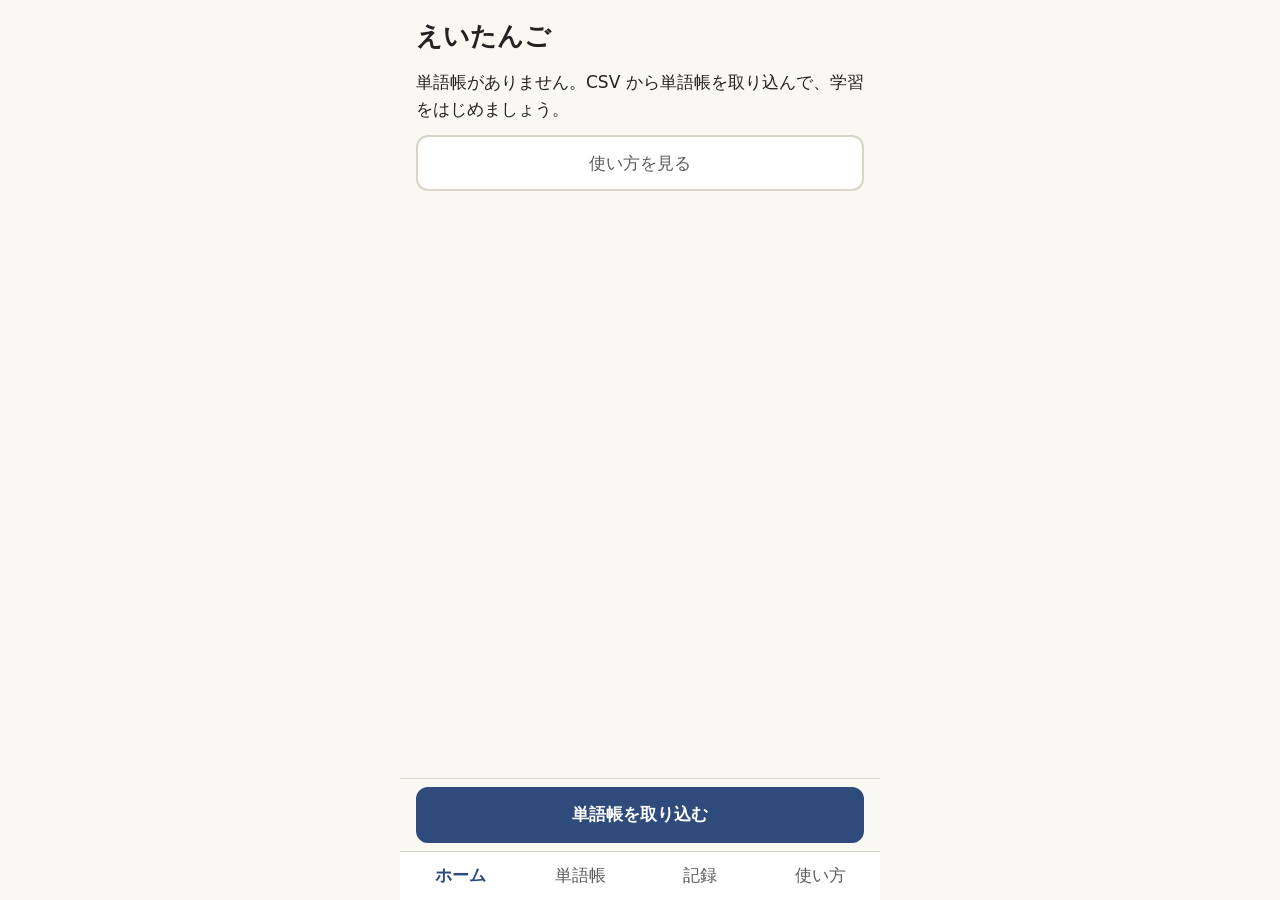
<file: index.html>
<!DOCTYPE html>
<html lang="ja">
<head>
<meta charset="utf-8">
<meta http-equiv="Content-Security-Policy" content="default-src 'self'; img-src 'self' data: blob:; object-src 'none'; base-uri 'self'; form-action 'none'">
<meta name="viewport" content="width=device-width, initial-scale=1, viewport-fit=cover">
<meta name="theme-color" content="#2F4B7C">
<title>えいたんご</title>
<link rel="manifest" href="./manifest.webmanifest">
<link rel="apple-touch-icon" href="./icons/apple-touch-icon.png">
<link rel="stylesheet" href="./css/style.css">
</head>
<body>
<div class="app">
  <main id="main" class="main"></main>
  <div id="bar" class="bar"></div>
  <nav id="nav" class="nav" aria-label="メニュー" hidden></nav>
</div>
<script type="module" src="./js/main.js"></script>
</body>
</html>
</file>
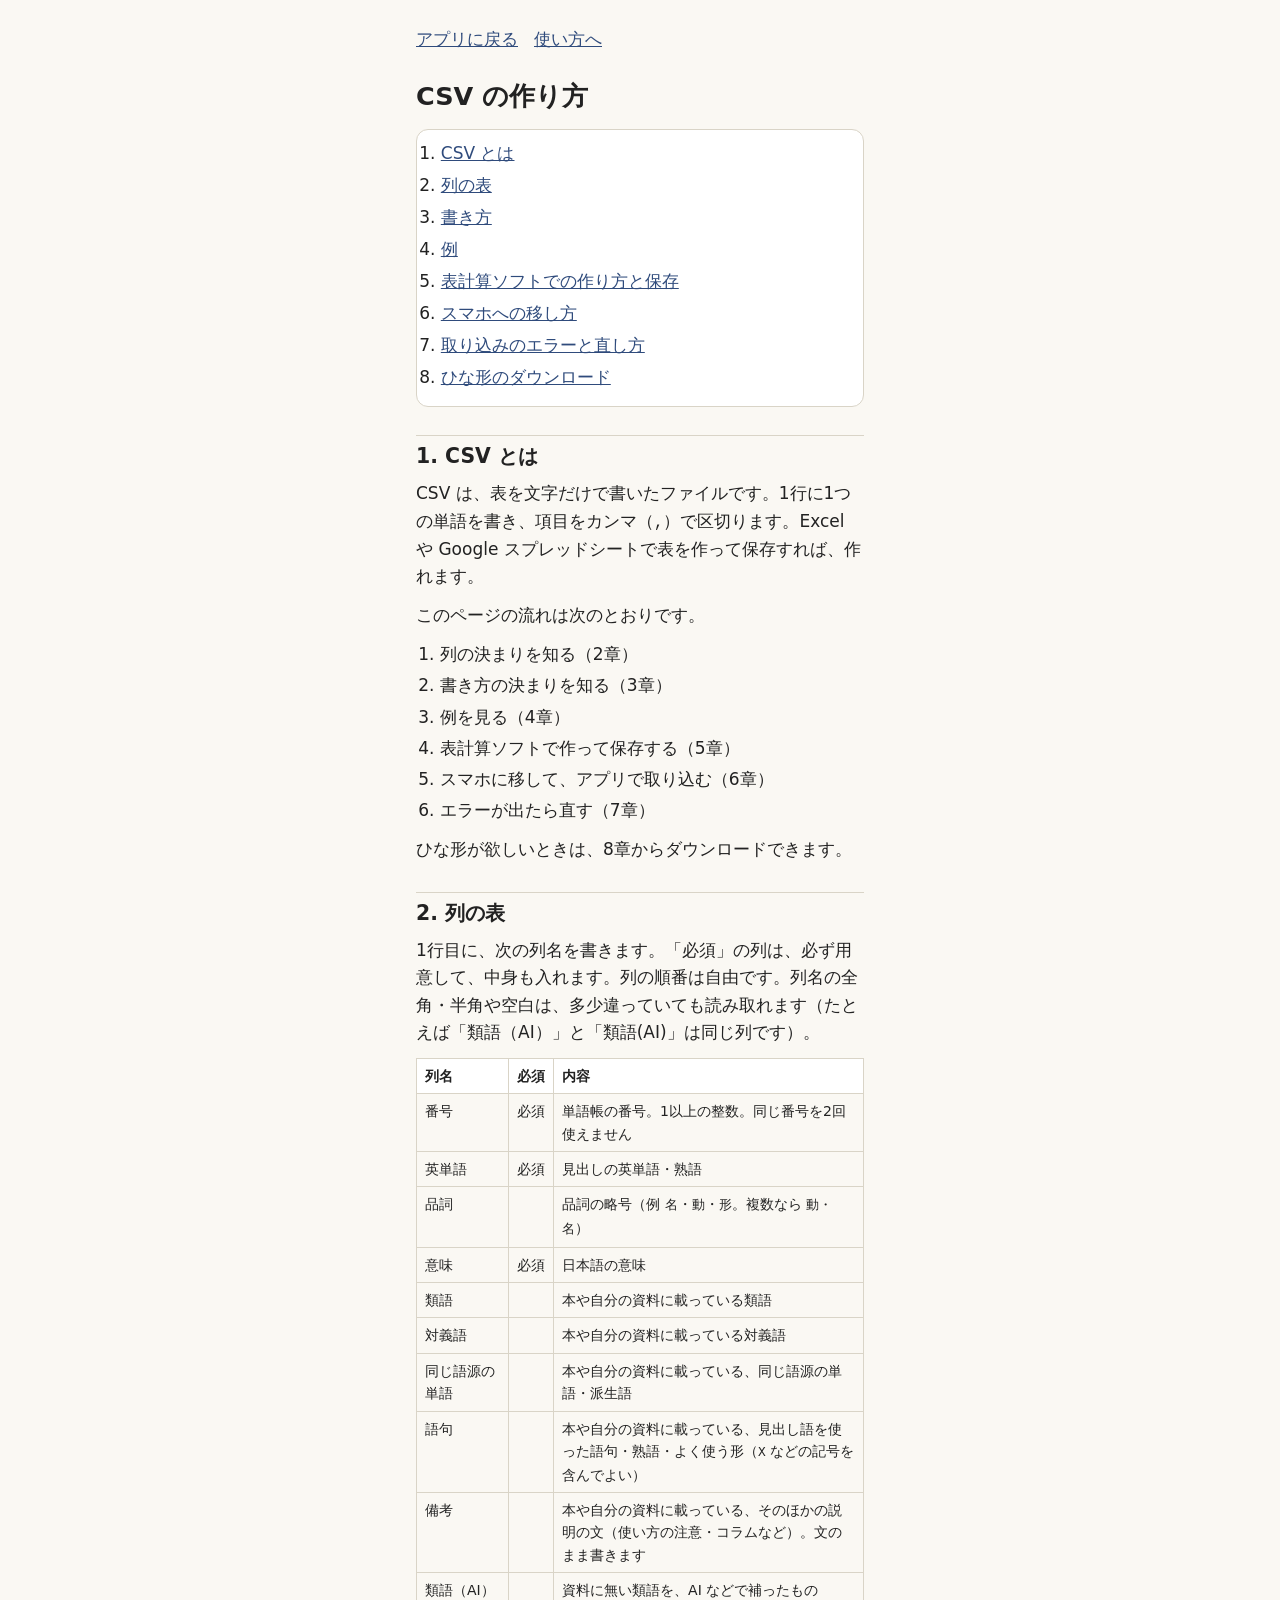
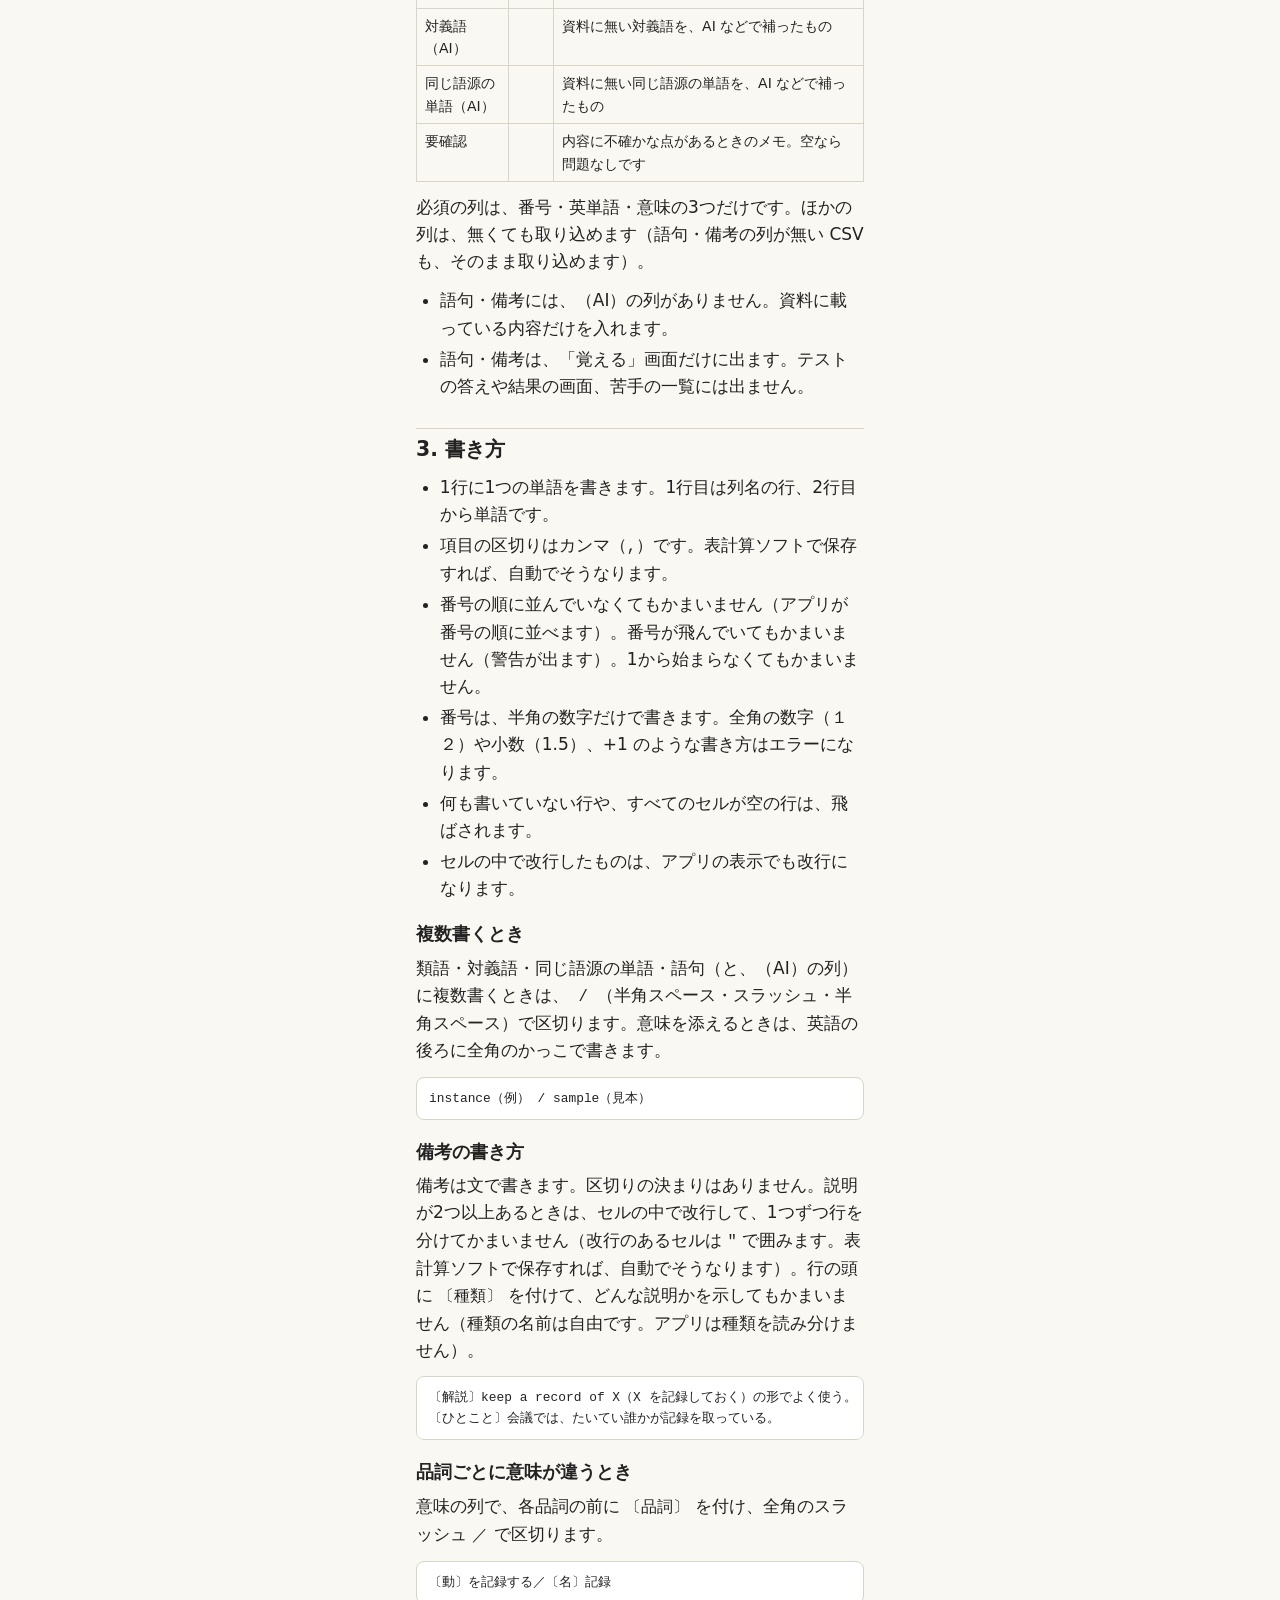
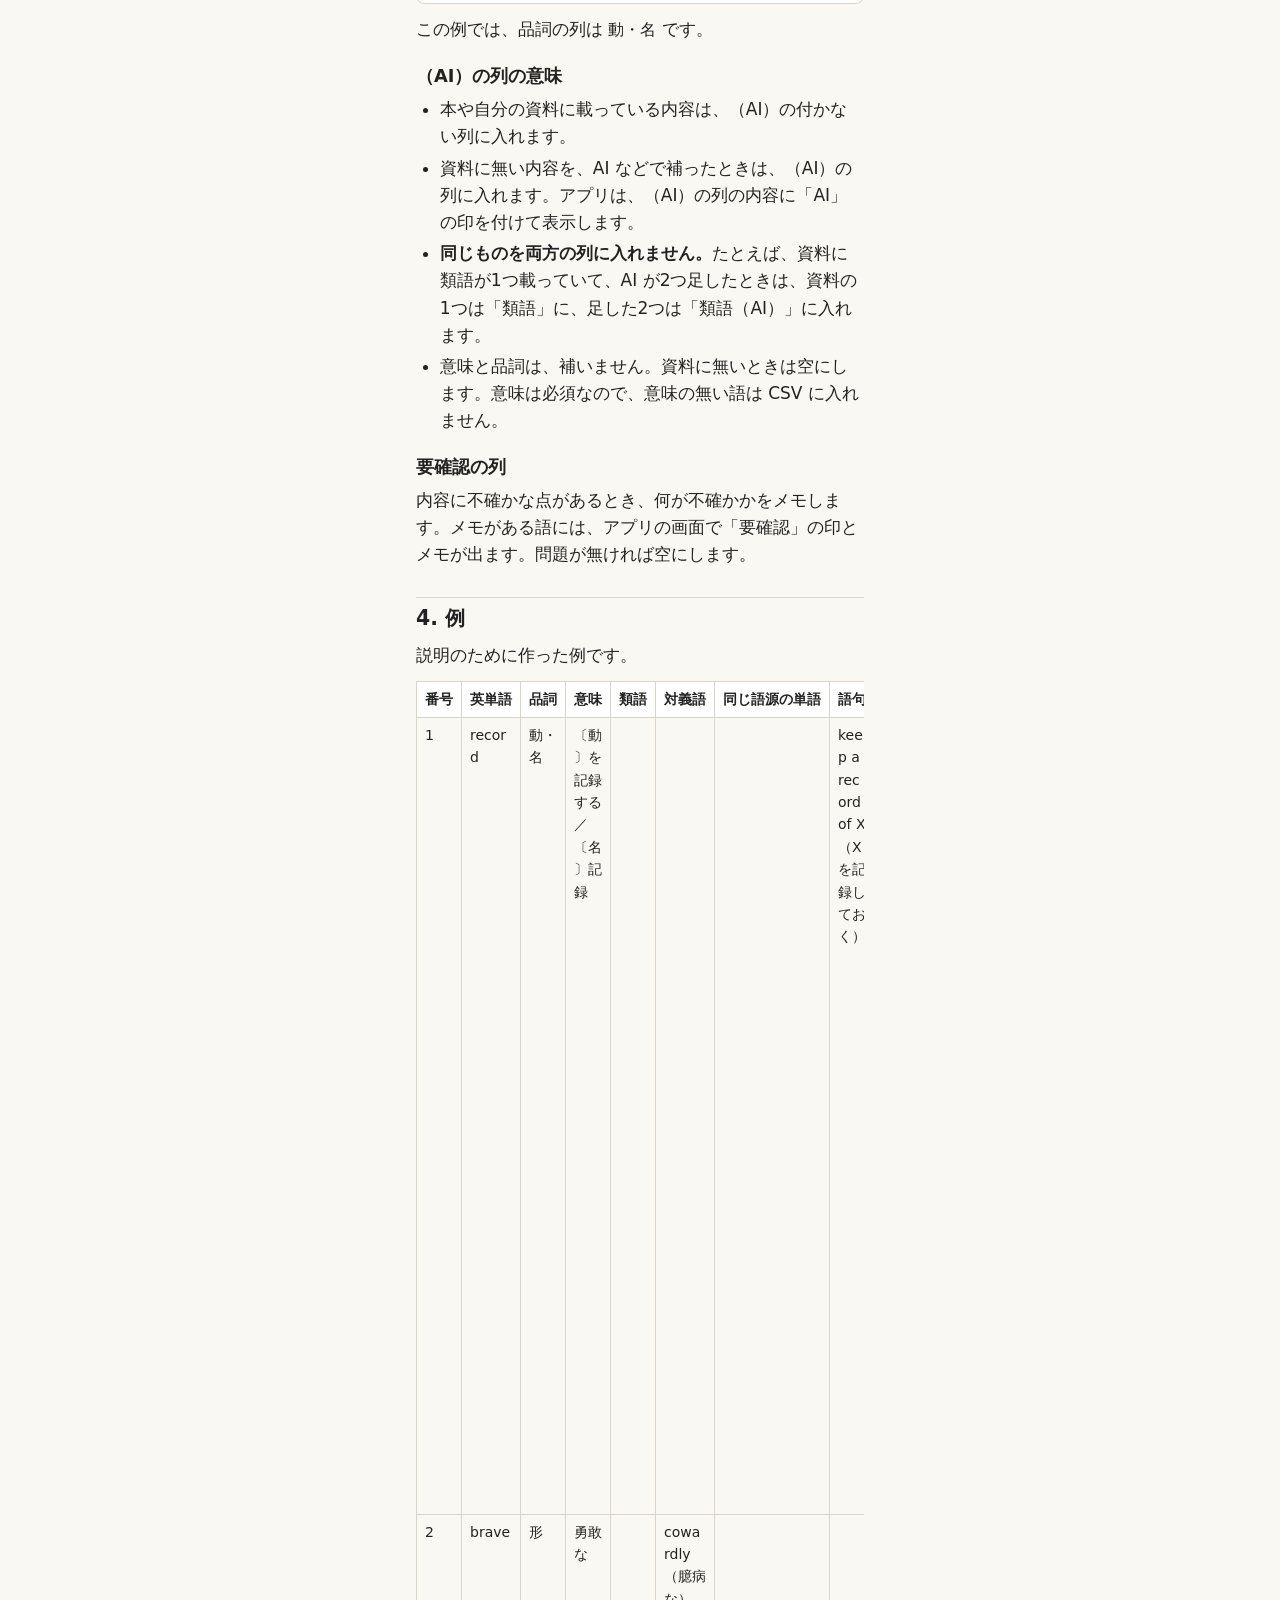
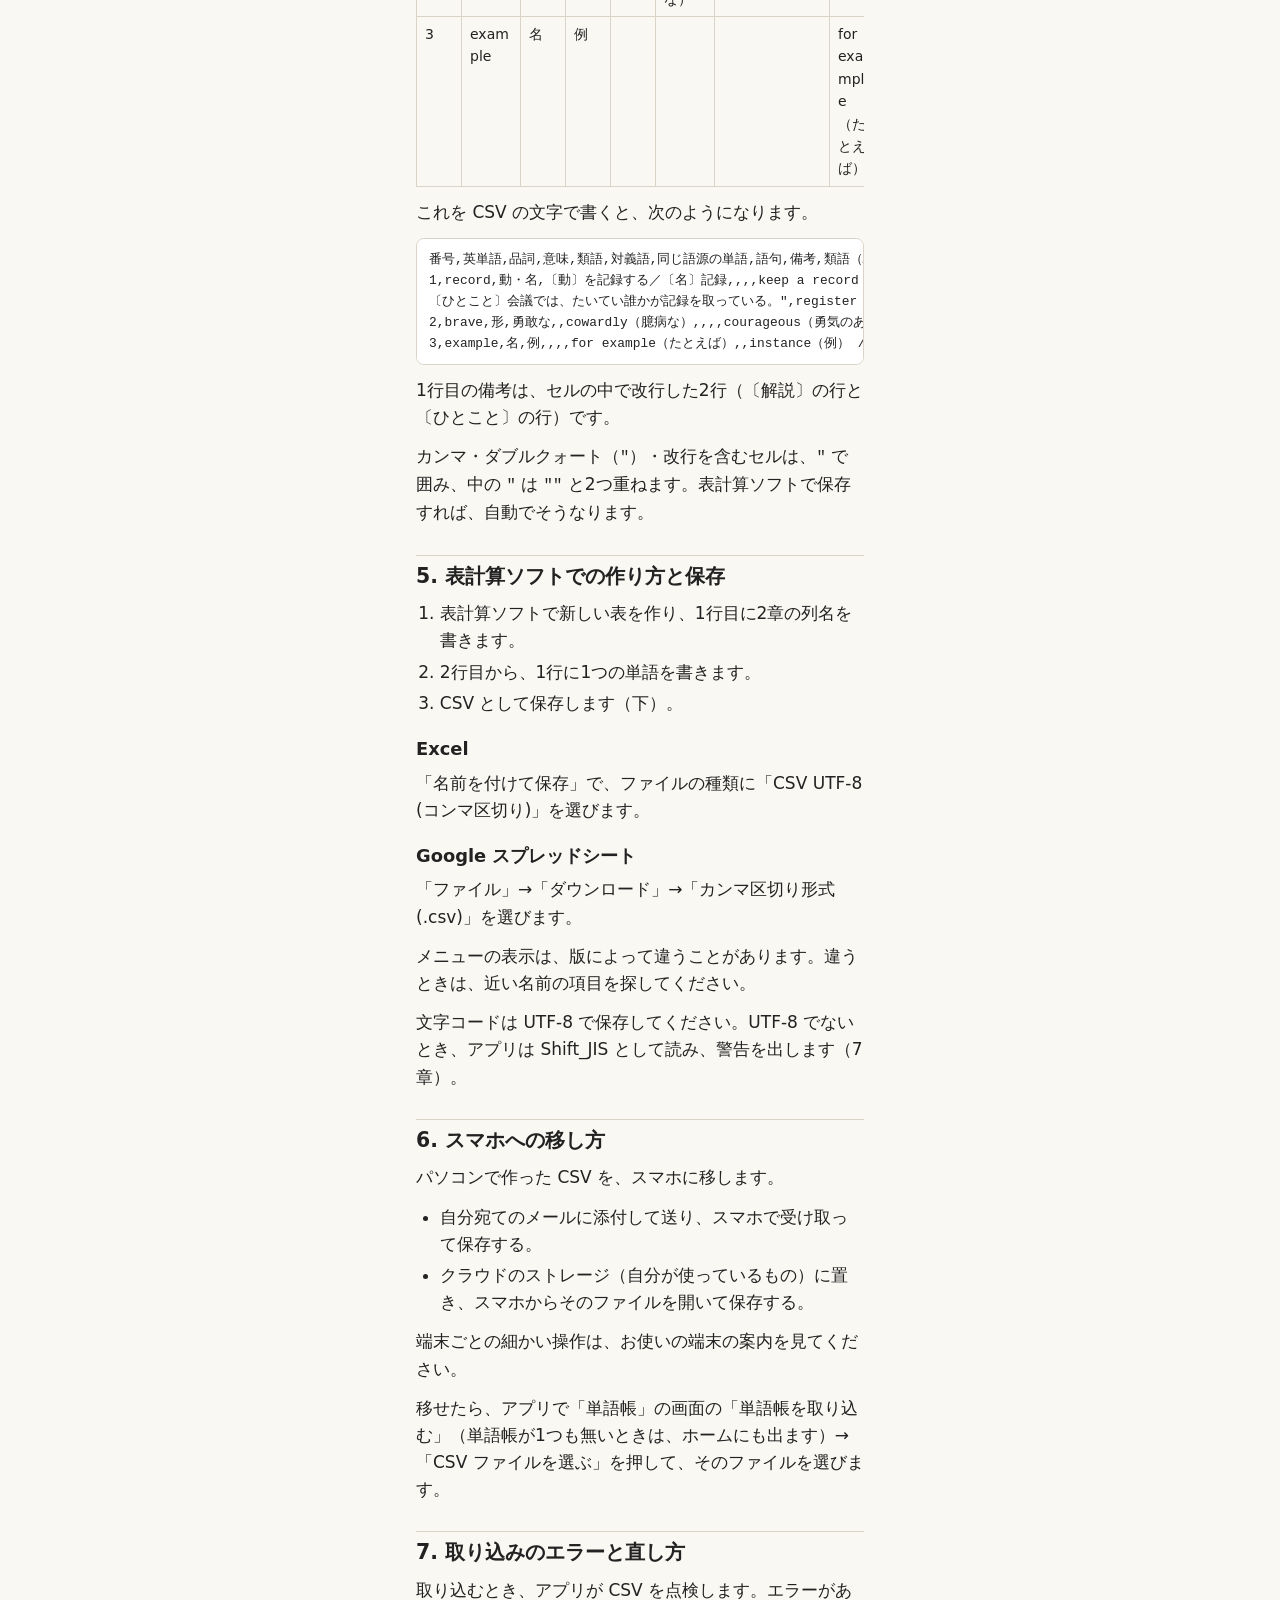
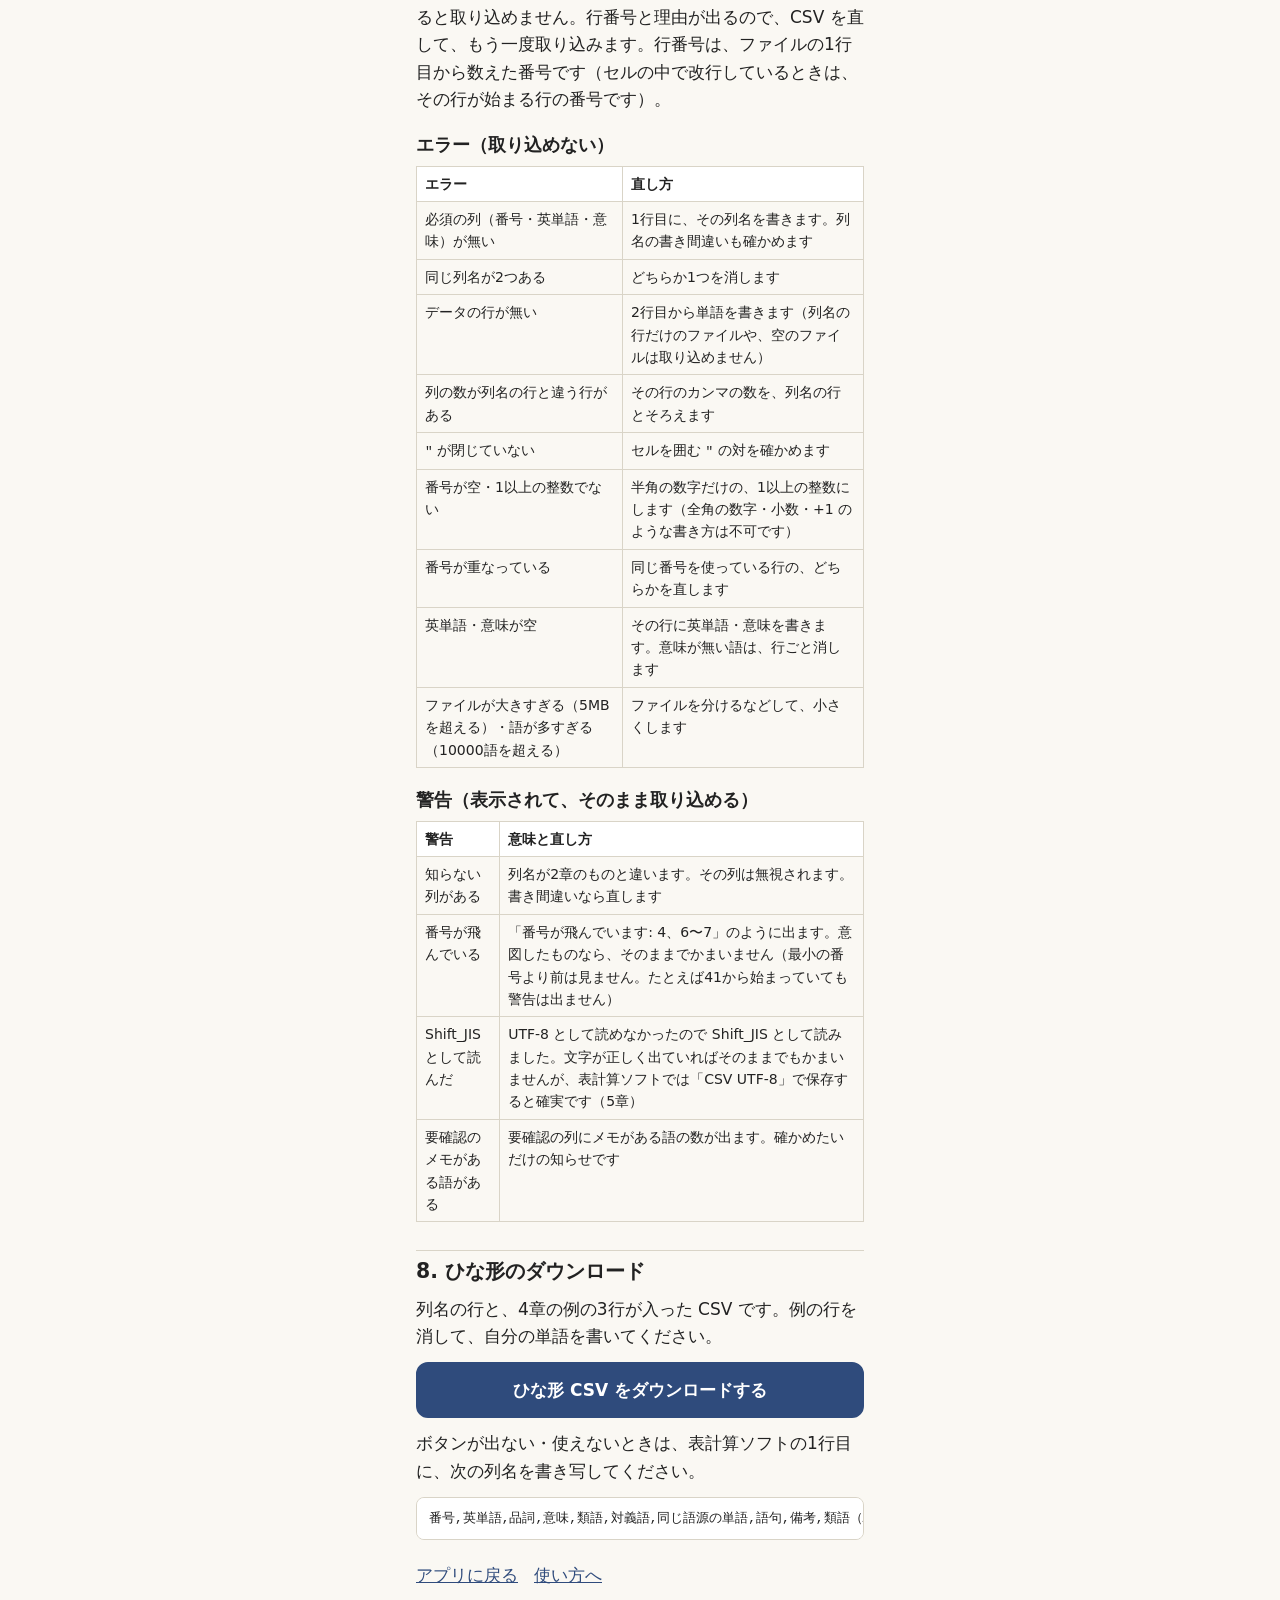
<file: help/csv.html>
<!DOCTYPE html>
<html lang="ja">
<head>
<meta charset="utf-8">
<meta http-equiv="Content-Security-Policy" content="default-src 'self'; img-src 'self' data: blob:; object-src 'none'; base-uri 'self'; form-action 'none'">
<meta name="viewport" content="width=device-width, initial-scale=1, viewport-fit=cover">
<meta name="theme-color" content="#2F4B7C">
<title>CSV の作り方 - えいたんご</title>
<link rel="stylesheet" href="../css/style.css">
</head>
<body>
<div class="app">
<main class="main doc">
<p class="doc-nav"><a href="../index.html">アプリに戻る</a><a href="./tsukaikata.html">使い方へ</a></p>
<h1>CSV の作り方</h1>

<ol class="toc">
<li><a href="#towa">CSV とは</a></li>
<li><a href="#retsu">列の表</a></li>
<li><a href="#kakikata">書き方</a></li>
<li><a href="#rei">例</a></li>
<li><a href="#sakusei">表計算ソフトでの作り方と保存</a></li>
<li><a href="#idou">スマホへの移し方</a></li>
<li><a href="#error">取り込みのエラーと直し方</a></li>
<li><a href="#hinagata">ひな形のダウンロード</a></li>
</ol>

<h2 id="towa">1. CSV とは</h2>
<p>CSV は、表を文字だけで書いたファイルです。1行に1つの単語を書き、項目をカンマ（<code>,</code>）で区切ります。Excel や Google スプレッドシートで表を作って保存すれば、作れます。</p>
<p>このページの流れは次のとおりです。</p>
<ol>
<li>列の決まりを知る（2章）</li>
<li>書き方の決まりを知る（3章）</li>
<li>例を見る（4章）</li>
<li>表計算ソフトで作って保存する（5章）</li>
<li>スマホに移して、アプリで取り込む（6章）</li>
<li>エラーが出たら直す（7章）</li>
</ol>
<p>ひな形が欲しいときは、8章からダウンロードできます。</p>

<h2 id="retsu">2. 列の表</h2>
<p>1行目に、次の列名を書きます。「必須」の列は、必ず用意して、中身も入れます。列の順番は自由です。列名の全角・半角や空白は、多少違っていても読み取れます（たとえば「類語（AI）」と「類語(AI)」は同じ列です）。</p>
<div class="table-wrap">
<table>
<thead><tr><th>列名</th><th>必須</th><th>内容</th></tr></thead>
<tbody>
<tr><td>番号</td><td>必須</td><td>単語帳の番号。1以上の整数。同じ番号を2回使えません</td></tr>
<tr><td>英単語</td><td>必須</td><td>見出しの英単語・熟語</td></tr>
<tr><td>品詞</td><td></td><td>品詞の略号（例 <code>名</code>・<code>動</code>・<code>形</code>。複数なら <code>動・名</code>）</td></tr>
<tr><td>意味</td><td>必須</td><td>日本語の意味</td></tr>
<tr><td>類語</td><td></td><td>本や自分の資料に載っている類語</td></tr>
<tr><td>対義語</td><td></td><td>本や自分の資料に載っている対義語</td></tr>
<tr><td>同じ語源の単語</td><td></td><td>本や自分の資料に載っている、同じ語源の単語・派生語</td></tr>
<tr><td>語句</td><td></td><td>本や自分の資料に載っている、見出し語を使った語句・熟語・よく使う形（<code>X</code> などの記号を含んでよい）</td></tr>
<tr><td>備考</td><td></td><td>本や自分の資料に載っている、そのほかの説明の文（使い方の注意・コラムなど）。文のまま書きます</td></tr>
<tr><td>類語（AI）</td><td></td><td>資料に無い類語を、AI などで補ったもの</td></tr>
<tr><td>対義語（AI）</td><td></td><td>資料に無い対義語を、AI などで補ったもの</td></tr>
<tr><td>同じ語源の単語（AI）</td><td></td><td>資料に無い同じ語源の単語を、AI などで補ったもの</td></tr>
<tr><td>要確認</td><td></td><td>内容に不確かな点があるときのメモ。空なら問題なしです</td></tr>
</tbody>
</table>
</div>
<p>必須の列は、番号・英単語・意味の3つだけです。ほかの列は、無くても取り込めます（語句・備考の列が無い CSV も、そのまま取り込めます）。</p>
<ul>
<li>語句・備考には、（AI）の列がありません。資料に載っている内容だけを入れます。</li>
<li>語句・備考は、「覚える」画面だけに出ます。テストの答えや結果の画面、苦手の一覧には出ません。</li>
</ul>

<h2 id="kakikata">3. 書き方</h2>
<ul>
<li>1行に1つの単語を書きます。1行目は列名の行、2行目から単語です。</li>
<li>項目の区切りはカンマ（<code>,</code>）です。表計算ソフトで保存すれば、自動でそうなります。</li>
<li>番号の順に並んでいなくてもかまいません（アプリが番号の順に並べます）。番号が飛んでいてもかまいません（警告が出ます）。1から始まらなくてもかまいません。</li>
<li>番号は、半角の数字だけで書きます。全角の数字（１２）や小数（1.5）、+1 のような書き方はエラーになります。</li>
<li>何も書いていない行や、すべてのセルが空の行は、飛ばされます。</li>
<li>セルの中で改行したものは、アプリの表示でも改行になります。</li>
</ul>
<h3>複数書くとき</h3>
<p>類語・対義語・同じ語源の単語・語句（と、（AI）の列）に複数書くときは、<code> / </code>（半角スペース・スラッシュ・半角スペース）で区切ります。意味を添えるときは、英語の後ろに全角のかっこで書きます。</p>
<pre><code>instance（例） / sample（見本）</code></pre>
<h3>備考の書き方</h3>
<p>備考は文で書きます。区切りの決まりはありません。説明が2つ以上あるときは、セルの中で改行して、1つずつ行を分けてかまいません（改行のあるセルは <code>"</code> で囲みます。表計算ソフトで保存すれば、自動でそうなります）。行の頭に <code>〔種類〕</code> を付けて、どんな説明かを示してもかまいません（種類の名前は自由です。アプリは種類を読み分けません）。</p>
<pre><code>〔解説〕keep a record of X（X を記録しておく）の形でよく使う。
〔ひとこと〕会議では、たいてい誰かが記録を取っている。</code></pre>
<h3>品詞ごとに意味が違うとき</h3>
<p>意味の列で、各品詞の前に <code>〔品詞〕</code> を付け、全角のスラッシュ <code>／</code> で区切ります。</p>
<pre><code>〔動〕を記録する／〔名〕記録</code></pre>
<p>この例では、品詞の列は <code>動・名</code> です。</p>
<h3>（AI）の列の意味</h3>
<ul>
<li>本や自分の資料に載っている内容は、（AI）の付かない列に入れます。</li>
<li>資料に無い内容を、AI などで補ったときは、（AI）の列に入れます。アプリは、（AI）の列の内容に「AI」の印を付けて表示します。</li>
<li><strong>同じものを両方の列に入れません。</strong>たとえば、資料に類語が1つ載っていて、AI が2つ足したときは、資料の1つは「類語」に、足した2つは「類語（AI）」に入れます。</li>
<li>意味と品詞は、補いません。資料に無いときは空にします。意味は必須なので、意味の無い語は CSV に入れません。</li>
</ul>
<h3>要確認の列</h3>
<p>内容に不確かな点があるとき、何が不確かかをメモします。メモがある語には、アプリの画面で「要確認」の印とメモが出ます。問題が無ければ空にします。</p>

<h2 id="rei">4. 例</h2>
<p>説明のために作った例です。</p>
<div class="table-wrap">
<table>
<thead><tr><th>番号</th><th>英単語</th><th>品詞</th><th>意味</th><th>類語</th><th>対義語</th><th>同じ語源の単語</th><th>語句</th><th>備考</th><th>類語（AI）</th><th>対義語（AI）</th><th>同じ語源の単語（AI）</th><th>要確認</th></tr></thead>
<tbody>
<tr><td>1</td><td>record</td><td>動・名</td><td>〔動〕を記録する／〔名〕記録</td><td></td><td></td><td></td><td>keep a record of X（X を記録しておく）</td><td class="cell-pre">〔解説〕keep a record of X（X を記録しておく）の形でよく使う。名詞は前に強く読む。
〔ひとこと〕会議では、たいてい誰かが記録を取っている。</td><td>register（を登録する）</td><td></td><td>recorder（記録係）</td><td></td></tr>
<tr><td>2</td><td>brave</td><td>形</td><td>勇敢な</td><td></td><td>cowardly（臆病な）</td><td></td><td></td><td></td><td>courageous（勇気のある）</td><td></td><td></td><td></td></tr>
<tr><td>3</td><td>example</td><td>名</td><td>例</td><td></td><td></td><td></td><td>for example（たとえば）</td><td></td><td>instance（例） / sample（見本）</td><td></td><td>exemplify（を例示する）</td><td>意味の2つ目が不確か</td></tr>
</tbody>
</table>
</div>
<p>これを CSV の文字で書くと、次のようになります。</p>
<pre><code>番号,英単語,品詞,意味,類語,対義語,同じ語源の単語,語句,備考,類語（AI）,対義語（AI）,同じ語源の単語（AI）,要確認
1,record,動・名,〔動〕を記録する／〔名〕記録,,,,keep a record of X（X を記録しておく）,"〔解説〕keep a record of X（X を記録しておく）の形でよく使う。名詞は前に強く読む。
〔ひとこと〕会議では、たいてい誰かが記録を取っている。",register（を登録する）,,recorder（記録係）,
2,brave,形,勇敢な,,cowardly（臆病な）,,,,courageous（勇気のある）,,,
3,example,名,例,,,,for example（たとえば）,,instance（例） / sample（見本）,,exemplify（を例示する）,意味の2つ目が不確か</code></pre>
<p>1行目の備考は、セルの中で改行した2行（〔解説〕の行と〔ひとこと〕の行）です。</p>
<p>カンマ・ダブルクォート（<code>"</code>）・改行を含むセルは、<code>"</code> で囲み、中の <code>"</code> は <code>""</code> と2つ重ねます。表計算ソフトで保存すれば、自動でそうなります。</p>

<h2 id="sakusei">5. 表計算ソフトでの作り方と保存</h2>
<ol>
<li>表計算ソフトで新しい表を作り、1行目に2章の列名を書きます。</li>
<li>2行目から、1行に1つの単語を書きます。</li>
<li>CSV として保存します（下）。</li>
</ol>
<h3>Excel</h3>
<p>「名前を付けて保存」で、ファイルの種類に「CSV UTF-8 (コンマ区切り)」を選びます。</p>
<h3>Google スプレッドシート</h3>
<p>「ファイル」→「ダウンロード」→「カンマ区切り形式 (.csv)」を選びます。</p>
<p>メニューの表示は、版によって違うことがあります。違うときは、近い名前の項目を探してください。</p>
<p>文字コードは UTF-8 で保存してください。UTF-8 でないとき、アプリは Shift_JIS として読み、警告を出します（7章）。</p>

<h2 id="idou">6. スマホへの移し方</h2>
<p>パソコンで作った CSV を、スマホに移します。</p>
<ul>
<li>自分宛てのメールに添付して送り、スマホで受け取って保存する。</li>
<li>クラウドのストレージ（自分が使っているもの）に置き、スマホからそのファイルを開いて保存する。</li>
</ul>
<p>端末ごとの細かい操作は、お使いの端末の案内を見てください。</p>
<p>移せたら、アプリで「単語帳」の画面の「単語帳を取り込む」（単語帳が1つも無いときは、ホームにも出ます）→「CSV ファイルを選ぶ」を押して、そのファイルを選びます。</p>

<h2 id="error">7. 取り込みのエラーと直し方</h2>
<p>取り込むとき、アプリが CSV を点検します。エラーがあると取り込めません。行番号と理由が出るので、CSV を直して、もう一度取り込みます。行番号は、ファイルの1行目から数えた番号です（セルの中で改行しているときは、その行が始まる行の番号です）。</p>
<h3>エラー（取り込めない）</h3>
<div class="table-wrap">
<table>
<thead><tr><th>エラー</th><th>直し方</th></tr></thead>
<tbody>
<tr><td>必須の列（番号・英単語・意味）が無い</td><td>1行目に、その列名を書きます。列名の書き間違いも確かめます</td></tr>
<tr><td>同じ列名が2つある</td><td>どちらか1つを消します</td></tr>
<tr><td>データの行が無い</td><td>2行目から単語を書きます（列名の行だけのファイルや、空のファイルは取り込めません）</td></tr>
<tr><td>列の数が列名の行と違う行がある</td><td>その行のカンマの数を、列名の行とそろえます</td></tr>
<tr><td><code>"</code> が閉じていない</td><td>セルを囲む <code>"</code> の対を確かめます</td></tr>
<tr><td>番号が空・1以上の整数でない</td><td>半角の数字だけの、1以上の整数にします（全角の数字・小数・+1 のような書き方は不可です）</td></tr>
<tr><td>番号が重なっている</td><td>同じ番号を使っている行の、どちらかを直します</td></tr>
<tr><td>英単語・意味が空</td><td>その行に英単語・意味を書きます。意味が無い語は、行ごと消します</td></tr>
<tr><td>ファイルが大きすぎる（5MB を超える）・語が多すぎる（10000語を超える）</td><td>ファイルを分けるなどして、小さくします</td></tr>
</tbody>
</table>
</div>
<h3>警告（表示されて、そのまま取り込める）</h3>
<div class="table-wrap">
<table>
<thead><tr><th>警告</th><th>意味と直し方</th></tr></thead>
<tbody>
<tr><td>知らない列がある</td><td>列名が2章のものと違います。その列は無視されます。書き間違いなら直します</td></tr>
<tr><td>番号が飛んでいる</td><td>「番号が飛んでいます: 4、6〜7」のように出ます。意図したものなら、そのままでかまいません（最小の番号より前は見ません。たとえば41から始まっていても警告は出ません）</td></tr>
<tr><td>Shift_JIS として読んだ</td><td>UTF-8 として読めなかったので Shift_JIS として読みました。文字が正しく出ていればそのままでもかまいませんが、表計算ソフトでは「CSV UTF-8」で保存すると確実です（5章）</td></tr>
<tr><td>要確認のメモがある語がある</td><td>要確認の列にメモがある語の数が出ます。確かめたいだけの知らせです</td></tr>
</tbody>
</table>
</div>

<h2 id="hinagata">8. ひな形のダウンロード</h2>
<p>列名の行と、4章の例の3行が入った CSV です。例の行を消して、自分の単語を書いてください。</p>
<button id="dl-template" class="btn btn-main" type="button" hidden>ひな形 CSV をダウンロードする</button>
<p>ボタンが出ない・使えないときは、表計算ソフトの1行目に、次の列名を書き写してください。</p>
<pre><code>番号,英単語,品詞,意味,類語,対義語,同じ語源の単語,語句,備考,類語（AI）,対義語（AI）,同じ語源の単語（AI）,要確認</code></pre>

<p class="doc-nav"><a href="../index.html">アプリに戻る</a><a href="./tsukaikata.html">使い方へ</a></p>
</main>
</div>
<script type="module" src="./help.js"></script>
</body>
</html>
</file>
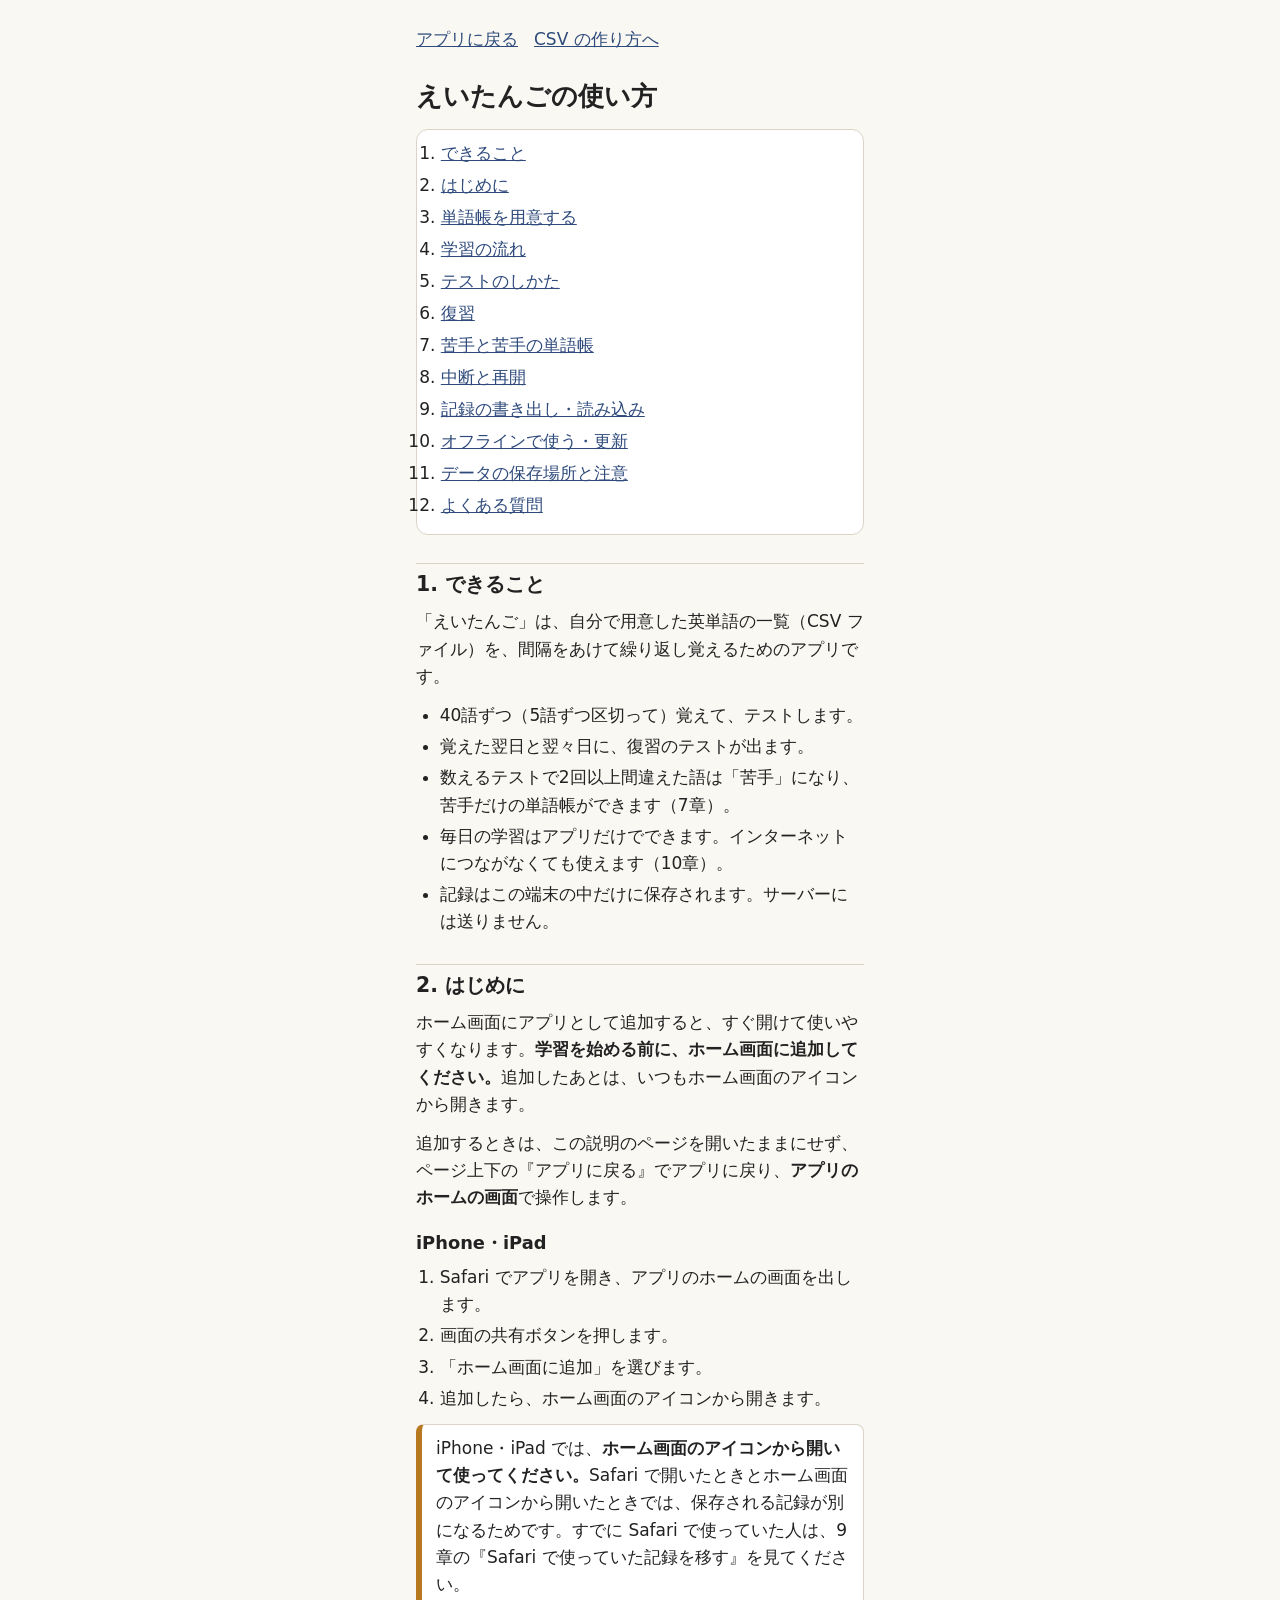
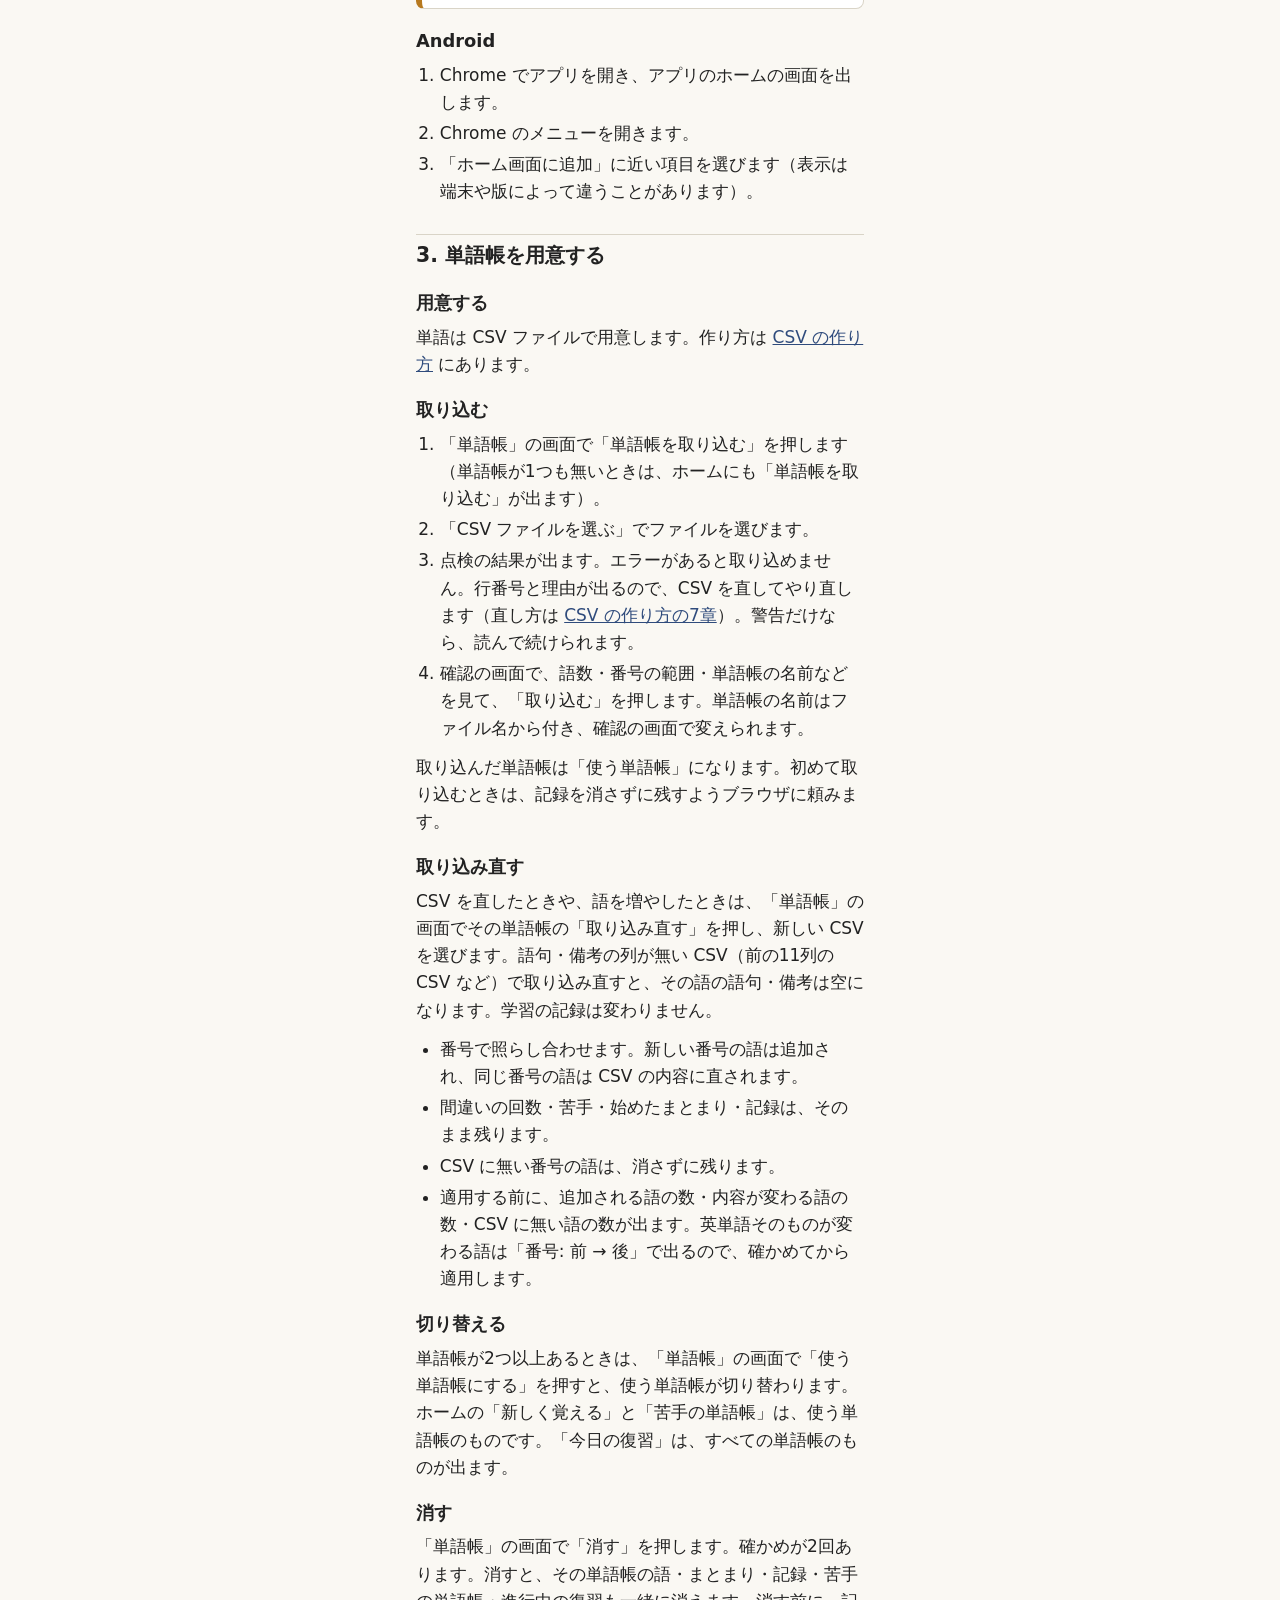
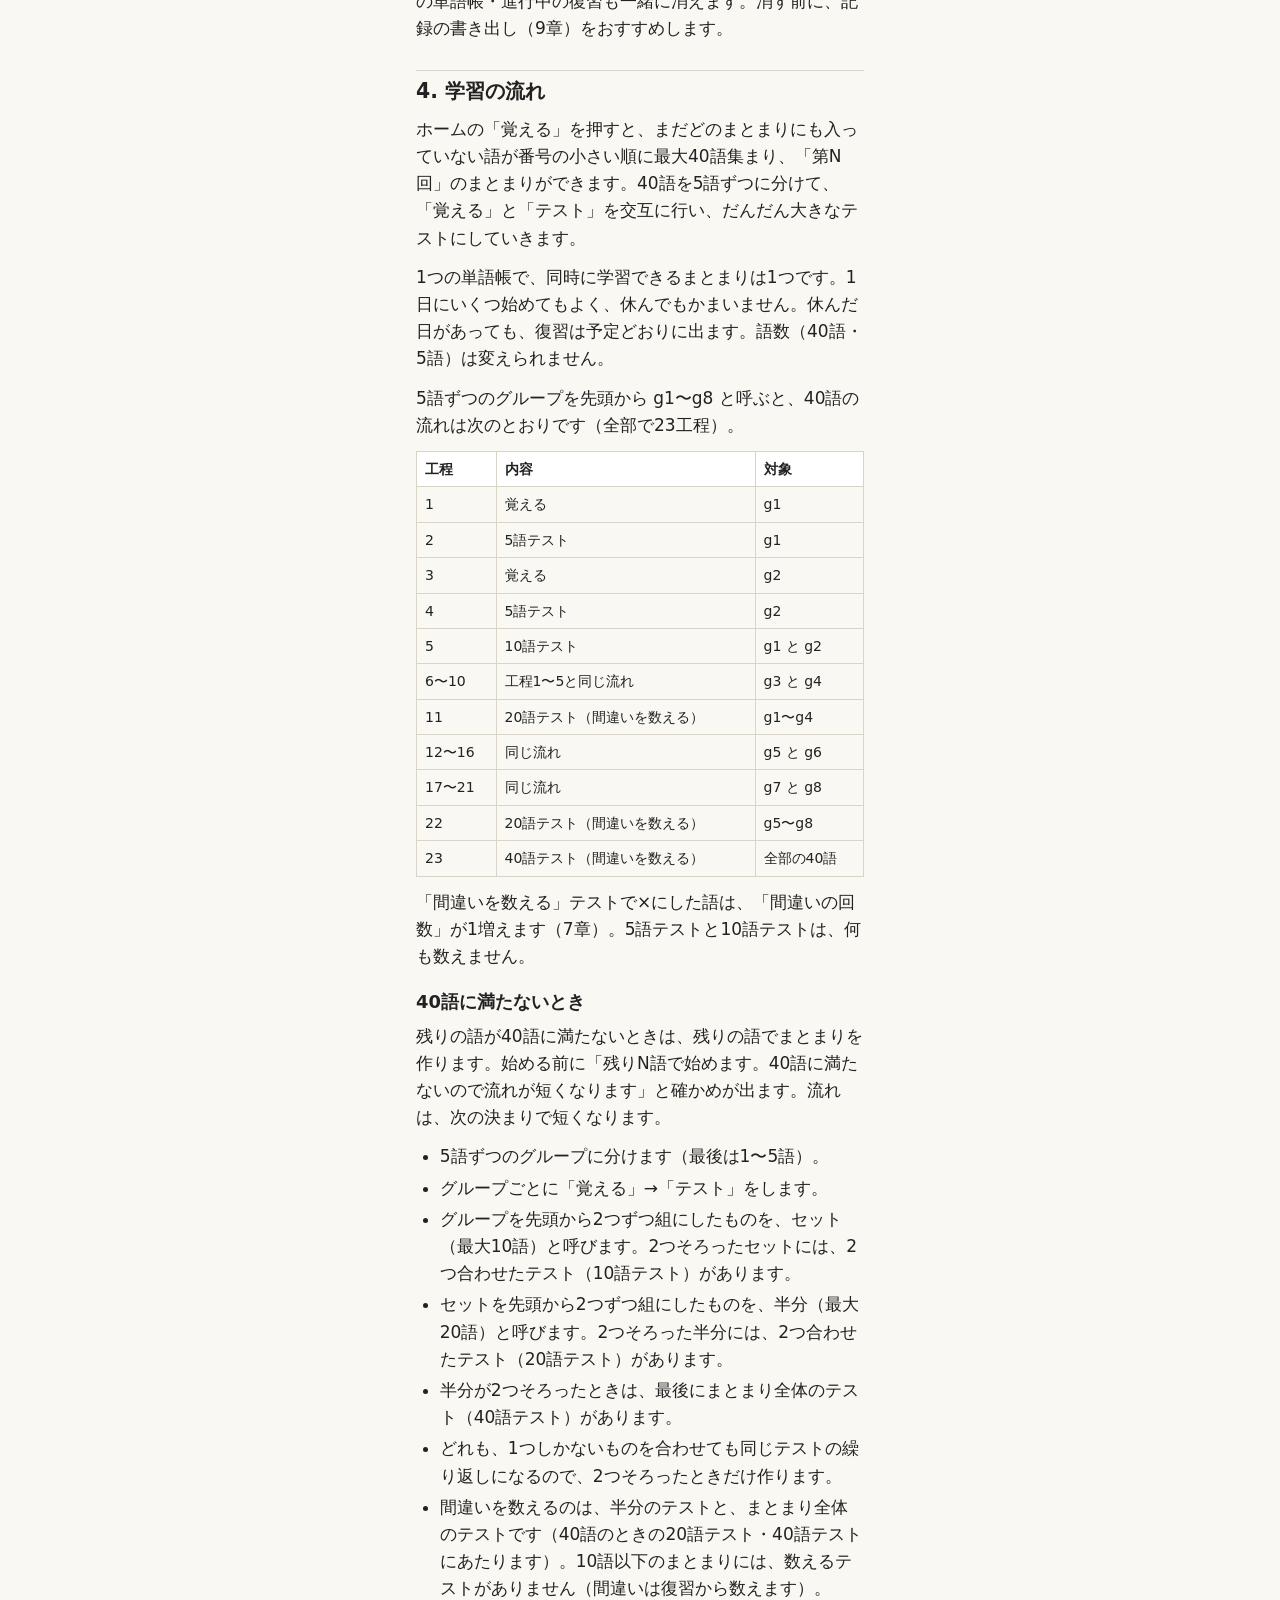
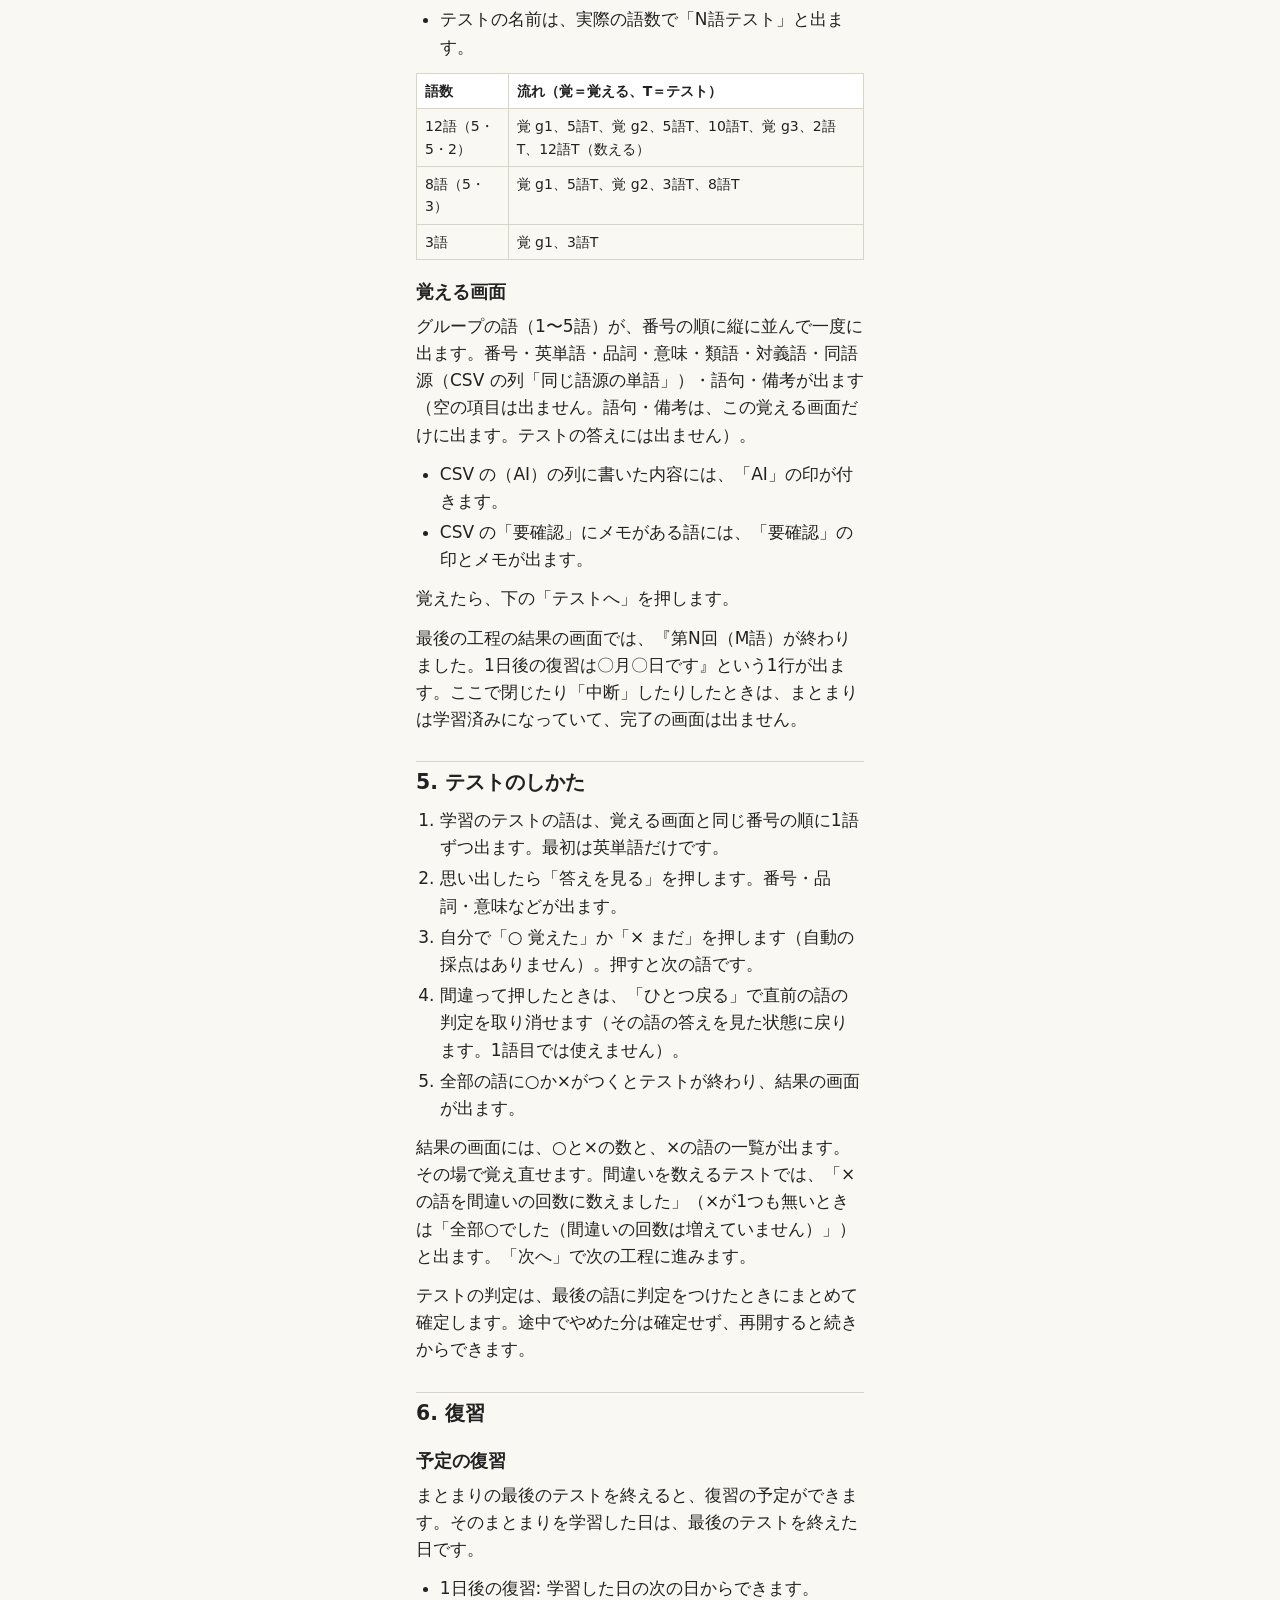
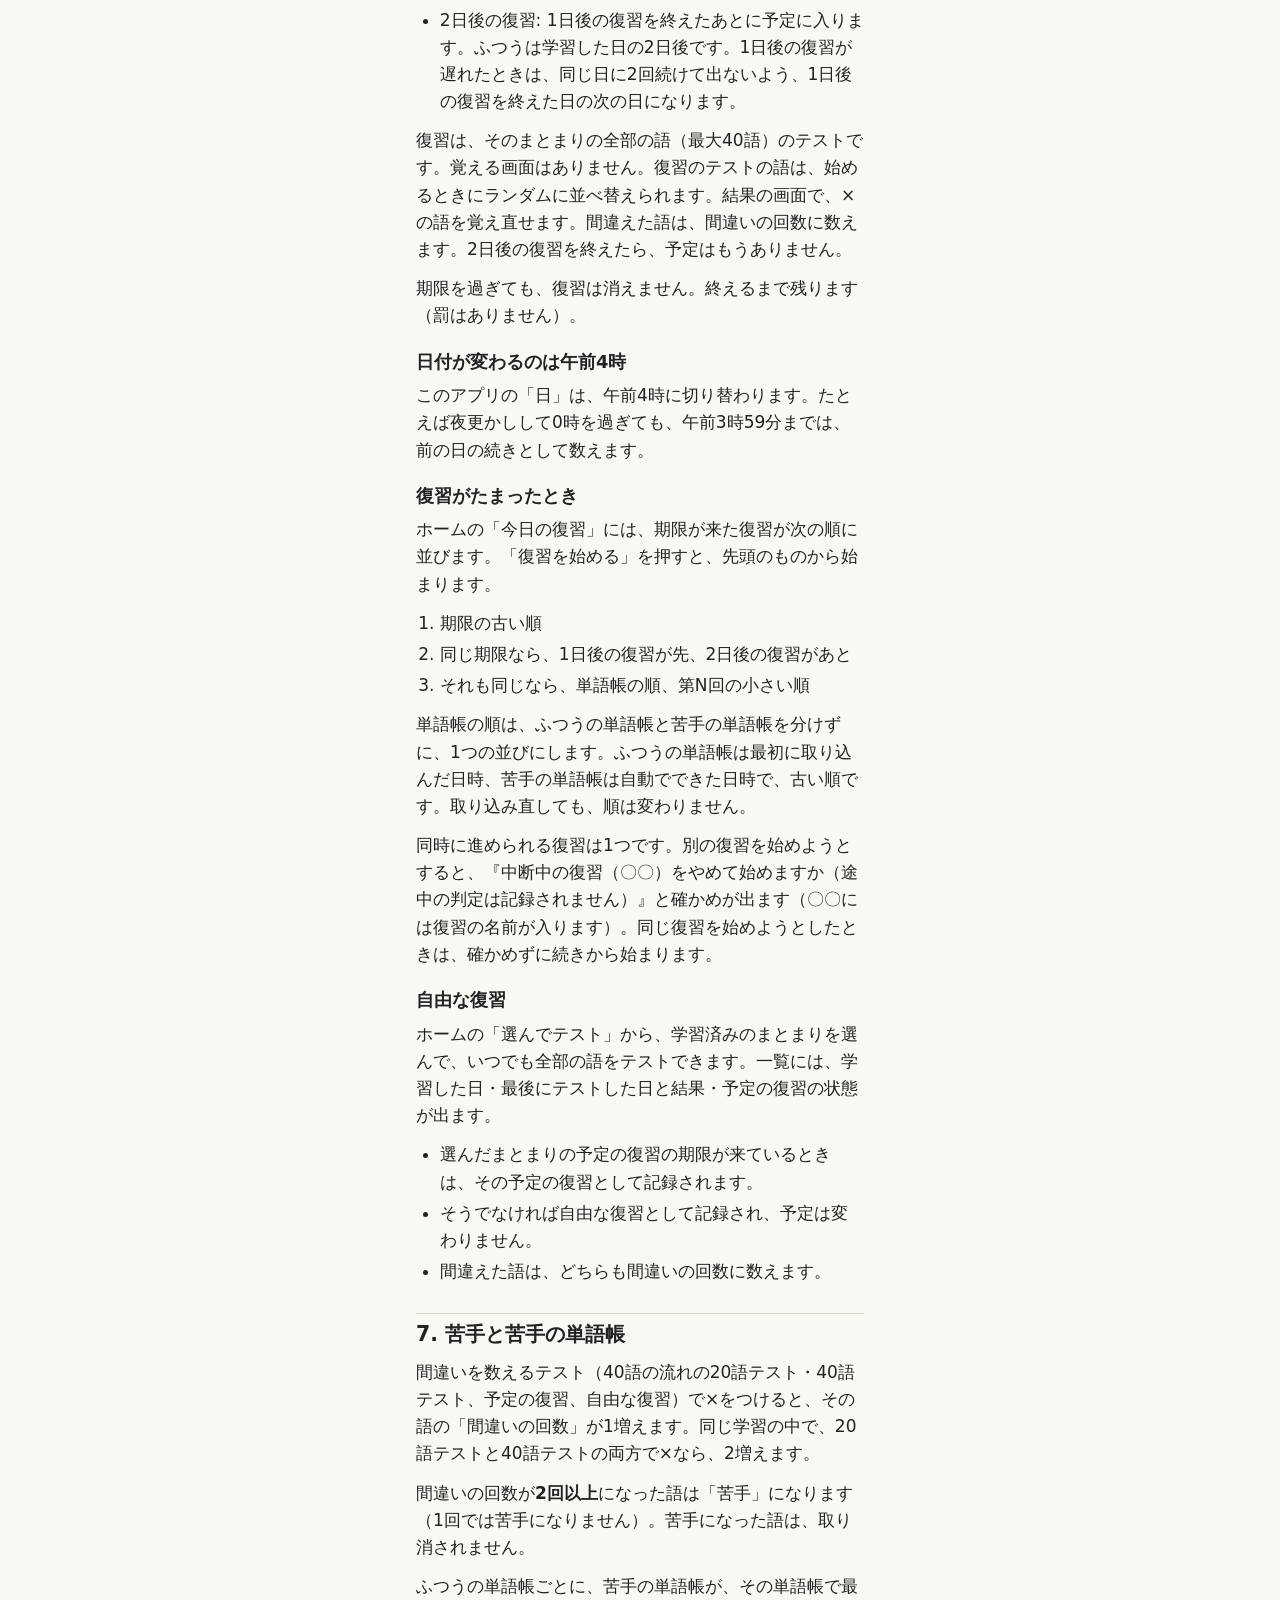
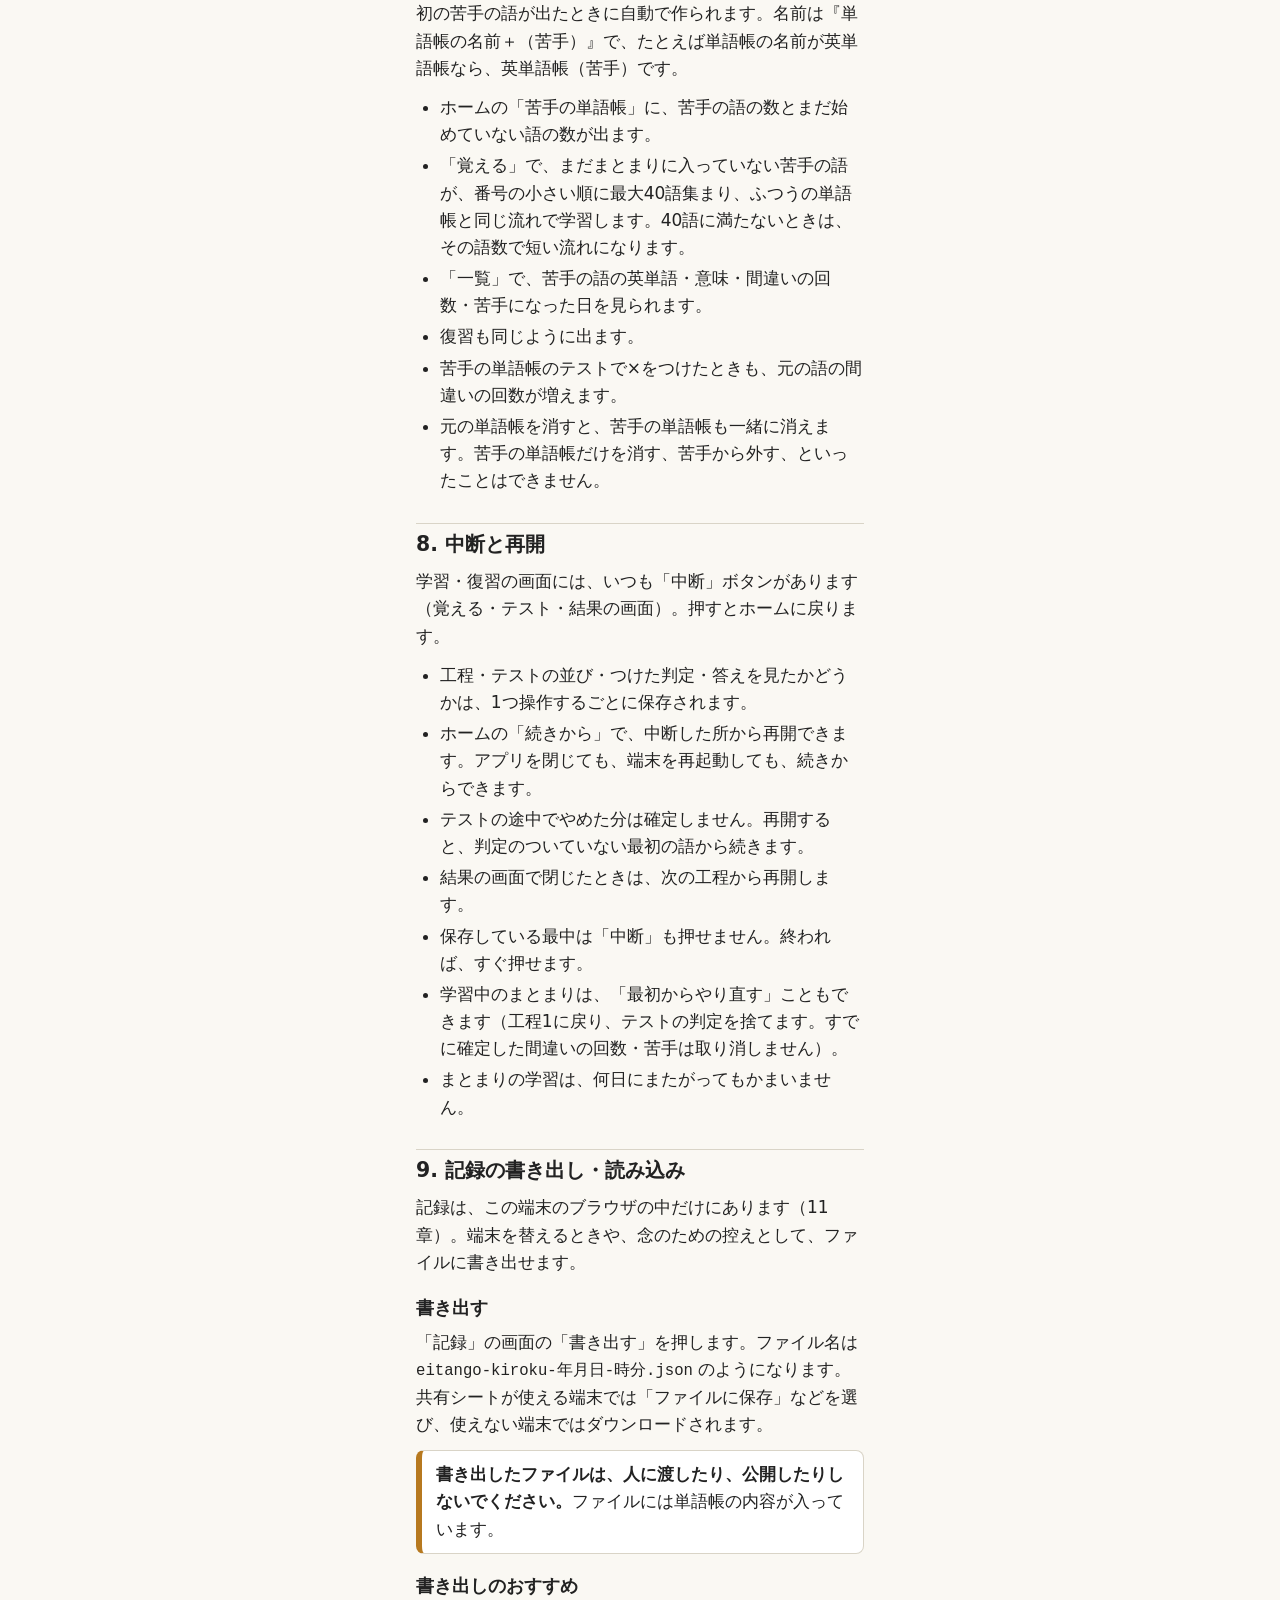
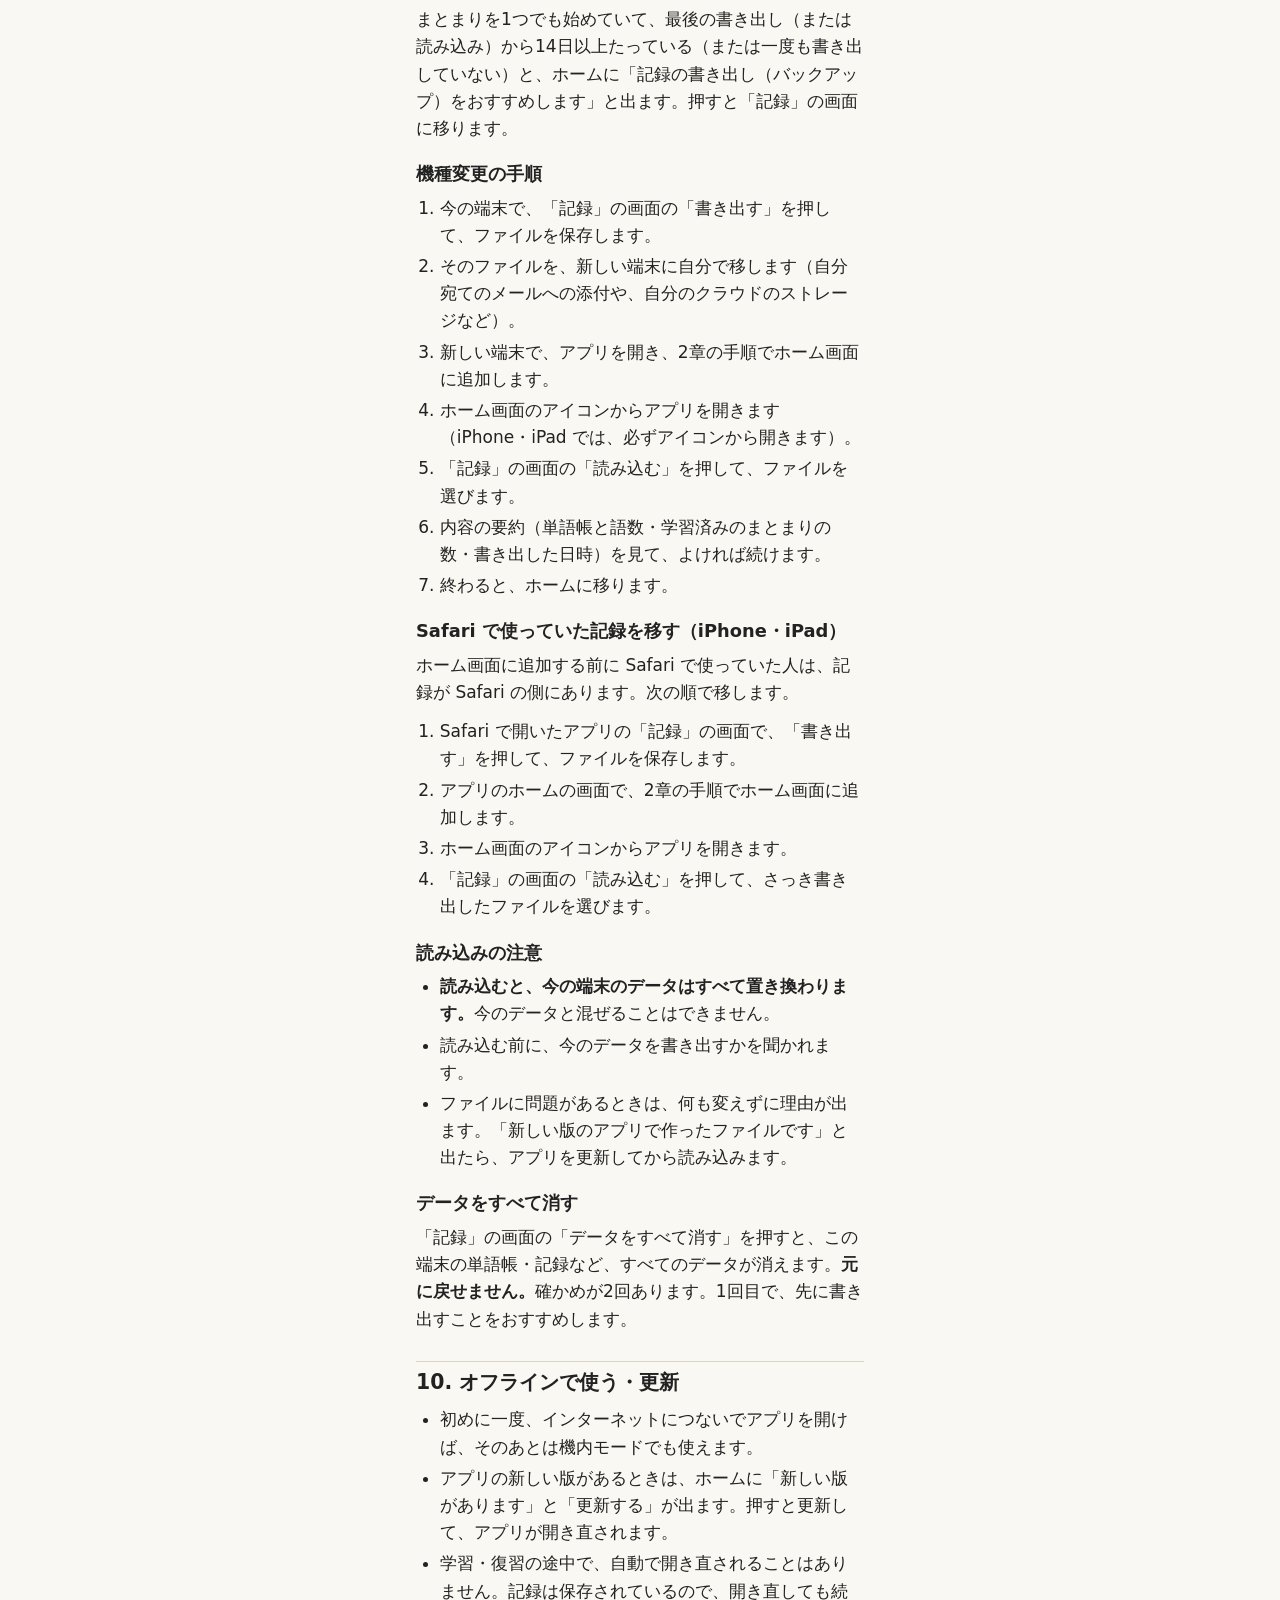
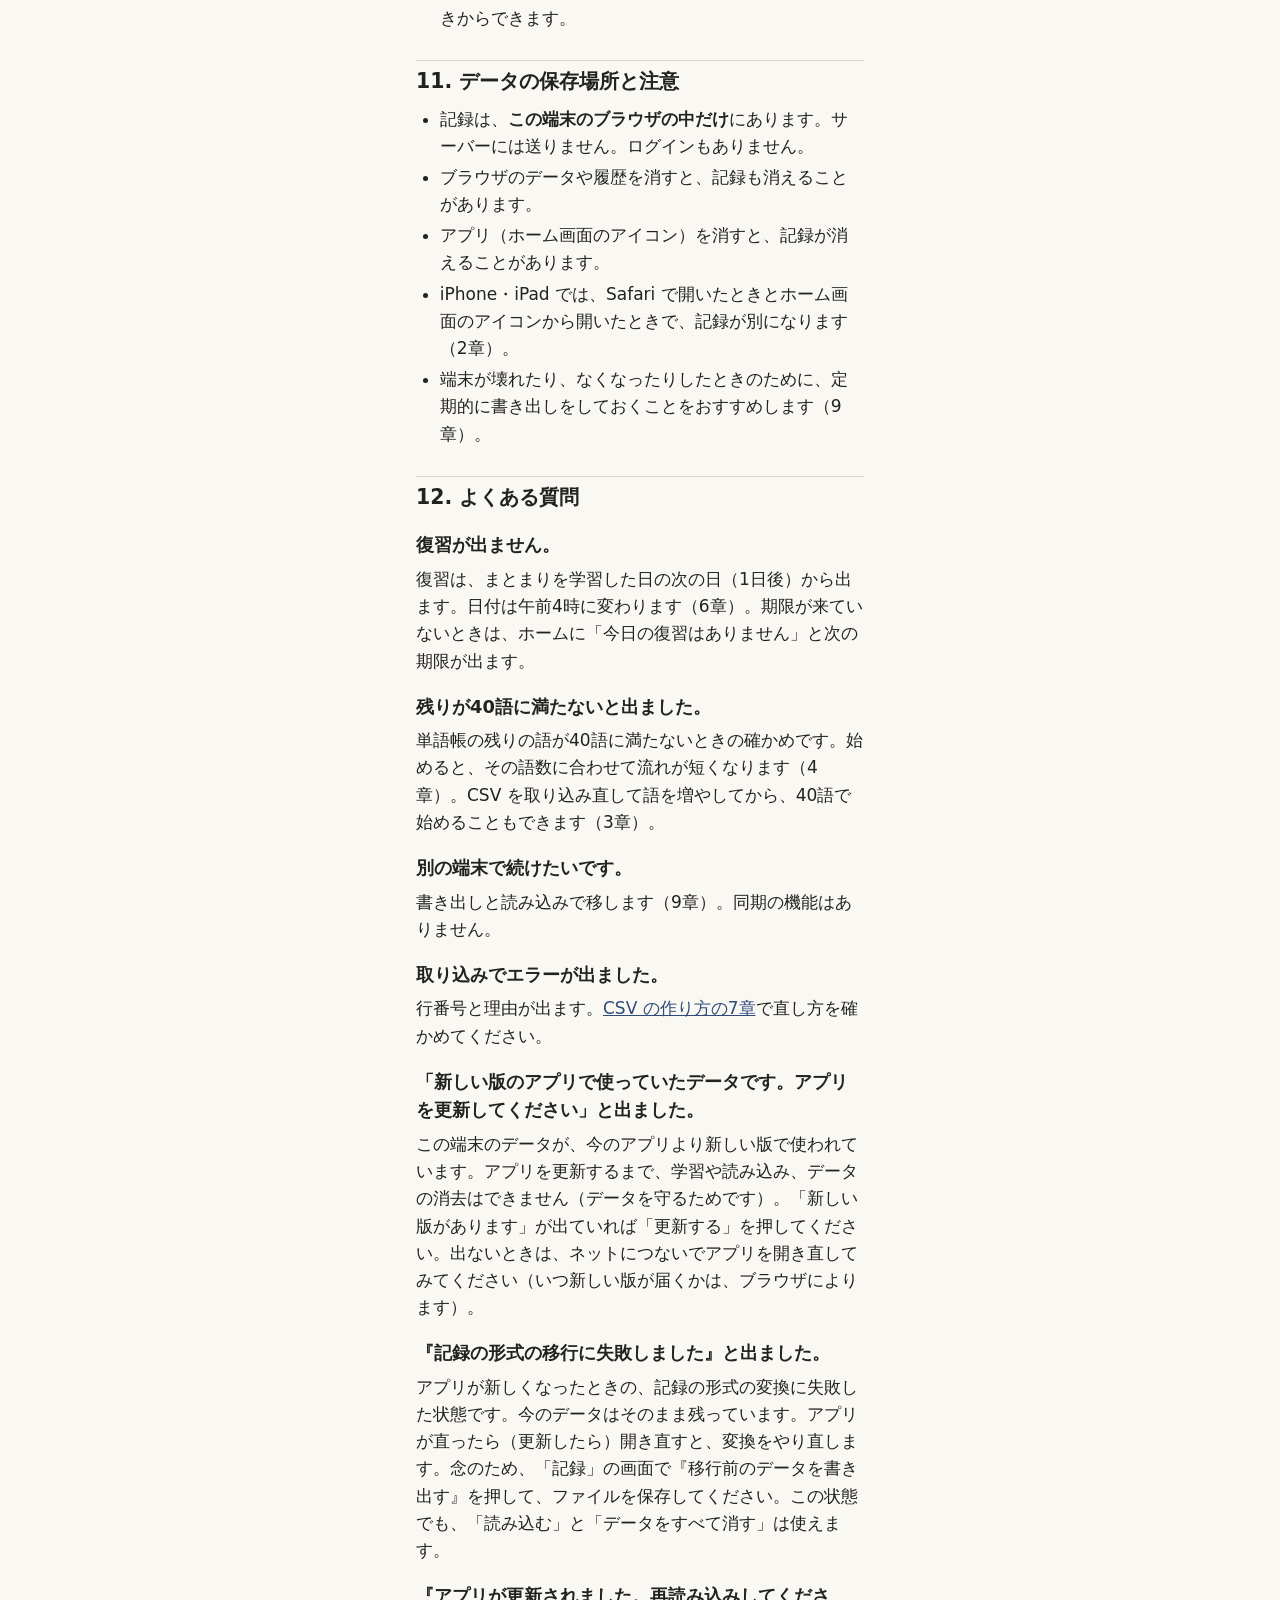
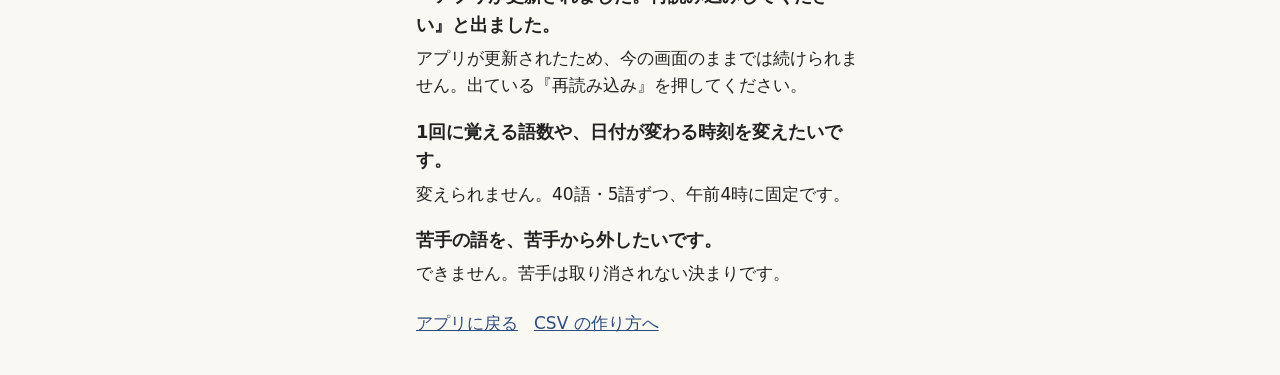
<file: help/tsukaikata.html>
<!DOCTYPE html>
<html lang="ja">
<head>
<meta charset="utf-8">
<meta http-equiv="Content-Security-Policy" content="default-src 'self'; img-src 'self' data: blob:; object-src 'none'; base-uri 'self'; form-action 'none'">
<meta name="viewport" content="width=device-width, initial-scale=1, viewport-fit=cover">
<meta name="theme-color" content="#2F4B7C">
<title>使い方 - えいたんご</title>
<link rel="stylesheet" href="../css/style.css">
</head>
<body>
<div class="app">
<main class="main doc">
<p class="doc-nav"><a href="../index.html">アプリに戻る</a><a href="./csv.html">CSV の作り方へ</a></p>
<h1>えいたんごの使い方</h1>

<ol class="toc">
<li><a href="#dekiru">できること</a></li>
<li><a href="#hajime">はじめに</a></li>
<li><a href="#tangocho">単語帳を用意する</a></li>
<li><a href="#nagare">学習の流れ</a></li>
<li><a href="#test">テストのしかた</a></li>
<li><a href="#fukushu">復習</a></li>
<li><a href="#nigate">苦手と苦手の単語帳</a></li>
<li><a href="#chudan">中断と再開</a></li>
<li><a href="#kiroku">記録の書き出し・読み込み</a></li>
<li><a href="#offline">オフラインで使う・更新</a></li>
<li><a href="#hozon">データの保存場所と注意</a></li>
<li><a href="#faq">よくある質問</a></li>
</ol>

<h2 id="dekiru">1. できること</h2>
<p>「えいたんご」は、自分で用意した英単語の一覧（CSV ファイル）を、間隔をあけて繰り返し覚えるためのアプリです。</p>
<ul>
<li>40語ずつ（5語ずつ区切って）覚えて、テストします。</li>
<li>覚えた翌日と翌々日に、復習のテストが出ます。</li>
<li>数えるテストで2回以上間違えた語は「苦手」になり、苦手だけの単語帳ができます（7章）。</li>
<li>毎日の学習はアプリだけでできます。インターネットにつながなくても使えます（10章）。</li>
<li>記録はこの端末の中だけに保存されます。サーバーには送りません。</li>
</ul>

<h2 id="hajime">2. はじめに</h2>
<p>ホーム画面にアプリとして追加すると、すぐ開けて使いやすくなります。<strong>学習を始める前に、ホーム画面に追加してください。</strong>追加したあとは、いつもホーム画面のアイコンから開きます。</p>
<p>追加するときは、この説明のページを開いたままにせず、ページ上下の『アプリに戻る』でアプリに戻り、<strong>アプリのホームの画面</strong>で操作します。</p>
<h3>iPhone・iPad</h3>
<ol>
<li>Safari でアプリを開き、アプリのホームの画面を出します。</li>
<li>画面の共有ボタンを押します。</li>
<li>「ホーム画面に追加」を選びます。</li>
<li>追加したら、ホーム画面のアイコンから開きます。</li>
</ol>
<p class="warn">iPhone・iPad では、<strong>ホーム画面のアイコンから開いて使ってください。</strong>Safari で開いたときとホーム画面のアイコンから開いたときでは、保存される記録が別になるためです。すでに Safari で使っていた人は、9章の『Safari で使っていた記録を移す』を見てください。</p>
<h3>Android</h3>
<ol>
<li>Chrome でアプリを開き、アプリのホームの画面を出します。</li>
<li>Chrome のメニューを開きます。</li>
<li>「ホーム画面に追加」に近い項目を選びます（表示は端末や版によって違うことがあります）。</li>
</ol>

<h2 id="tangocho">3. 単語帳を用意する</h2>
<h3>用意する</h3>
<p>単語は CSV ファイルで用意します。作り方は <a href="./csv.html">CSV の作り方</a> にあります。</p>
<h3>取り込む</h3>
<ol>
<li>「単語帳」の画面で「単語帳を取り込む」を押します（単語帳が1つも無いときは、ホームにも「単語帳を取り込む」が出ます）。</li>
<li>「CSV ファイルを選ぶ」でファイルを選びます。</li>
<li>点検の結果が出ます。エラーがあると取り込めません。行番号と理由が出るので、CSV を直してやり直します（直し方は <a href="./csv.html#error">CSV の作り方の7章</a>）。警告だけなら、読んで続けられます。</li>
<li>確認の画面で、語数・番号の範囲・単語帳の名前などを見て、「取り込む」を押します。単語帳の名前はファイル名から付き、確認の画面で変えられます。</li>
</ol>
<p>取り込んだ単語帳は「使う単語帳」になります。初めて取り込むときは、記録を消さずに残すようブラウザに頼みます。</p>
<h3>取り込み直す</h3>
<p>CSV を直したときや、語を増やしたときは、「単語帳」の画面でその単語帳の「取り込み直す」を押し、新しい CSV を選びます。語句・備考の列が無い CSV（前の11列の CSV など）で取り込み直すと、その語の語句・備考は空になります。学習の記録は変わりません。</p>
<ul>
<li>番号で照らし合わせます。新しい番号の語は追加され、同じ番号の語は CSV の内容に直されます。</li>
<li>間違いの回数・苦手・始めたまとまり・記録は、そのまま残ります。</li>
<li>CSV に無い番号の語は、消さずに残ります。</li>
<li>適用する前に、追加される語の数・内容が変わる語の数・CSV に無い語の数が出ます。英単語そのものが変わる語は「番号: 前 → 後」で出るので、確かめてから適用します。</li>
</ul>
<h3>切り替える</h3>
<p>単語帳が2つ以上あるときは、「単語帳」の画面で「使う単語帳にする」を押すと、使う単語帳が切り替わります。ホームの「新しく覚える」と「苦手の単語帳」は、使う単語帳のものです。「今日の復習」は、すべての単語帳のものが出ます。</p>
<h3>消す</h3>
<p>「単語帳」の画面で「消す」を押します。確かめが2回あります。消すと、その単語帳の語・まとまり・記録・苦手の単語帳・進行中の復習も一緒に消えます。消す前に、記録の書き出し（9章）をおすすめします。</p>

<h2 id="nagare">4. 学習の流れ</h2>
<p>ホームの「覚える」を押すと、まだどのまとまりにも入っていない語が番号の小さい順に最大40語集まり、「第N回」のまとまりができます。40語を5語ずつに分けて、「覚える」と「テスト」を交互に行い、だんだん大きなテストにしていきます。</p>
<p>1つの単語帳で、同時に学習できるまとまりは1つです。1日にいくつ始めてもよく、休んでもかまいません。休んだ日があっても、復習は予定どおりに出ます。語数（40語・5語）は変えられません。</p>
<p>5語ずつのグループを先頭から g1〜g8 と呼ぶと、40語の流れは次のとおりです（全部で23工程）。</p>
<div class="table-wrap">
<table>
<thead><tr><th>工程</th><th>内容</th><th>対象</th></tr></thead>
<tbody>
<tr><td>1</td><td>覚える</td><td>g1</td></tr>
<tr><td>2</td><td>5語テスト</td><td>g1</td></tr>
<tr><td>3</td><td>覚える</td><td>g2</td></tr>
<tr><td>4</td><td>5語テスト</td><td>g2</td></tr>
<tr><td>5</td><td>10語テスト</td><td>g1 と g2</td></tr>
<tr><td>6〜10</td><td>工程1〜5と同じ流れ</td><td>g3 と g4</td></tr>
<tr><td>11</td><td>20語テスト（間違いを数える）</td><td>g1〜g4</td></tr>
<tr><td>12〜16</td><td>同じ流れ</td><td>g5 と g6</td></tr>
<tr><td>17〜21</td><td>同じ流れ</td><td>g7 と g8</td></tr>
<tr><td>22</td><td>20語テスト（間違いを数える）</td><td>g5〜g8</td></tr>
<tr><td>23</td><td>40語テスト（間違いを数える）</td><td>全部の40語</td></tr>
</tbody>
</table>
</div>
<p>「間違いを数える」テストで×にした語は、「間違いの回数」が1増えます（7章）。5語テストと10語テストは、何も数えません。</p>

<h3>40語に満たないとき</h3>
<p>残りの語が40語に満たないときは、残りの語でまとまりを作ります。始める前に「残りN語で始めます。40語に満たないので流れが短くなります」と確かめが出ます。流れは、次の決まりで短くなります。</p>
<ul>
<li>5語ずつのグループに分けます（最後は1〜5語）。</li>
<li>グループごとに「覚える」→「テスト」をします。</li>
<li>グループを先頭から2つずつ組にしたものを、セット（最大10語）と呼びます。2つそろったセットには、2つ合わせたテスト（10語テスト）があります。</li>
<li>セットを先頭から2つずつ組にしたものを、半分（最大20語）と呼びます。2つそろった半分には、2つ合わせたテスト（20語テスト）があります。</li>
<li>半分が2つそろったときは、最後にまとまり全体のテスト（40語テスト）があります。</li>
<li>どれも、1つしかないものを合わせても同じテストの繰り返しになるので、2つそろったときだけ作ります。</li>
<li>間違いを数えるのは、半分のテストと、まとまり全体のテストです（40語のときの20語テスト・40語テストにあたります）。10語以下のまとまりには、数えるテストがありません（間違いは復習から数えます）。</li>
<li>テストの名前は、実際の語数で「N語テスト」と出ます。</li>
</ul>
<div class="table-wrap">
<table>
<thead><tr><th>語数</th><th>流れ（覚＝覚える、T＝テスト）</th></tr></thead>
<tbody>
<tr><td>12語（5・5・2）</td><td>覚 g1、5語T、覚 g2、5語T、10語T、覚 g3、2語T、12語T（数える）</td></tr>
<tr><td>8語（5・3）</td><td>覚 g1、5語T、覚 g2、3語T、8語T</td></tr>
<tr><td>3語</td><td>覚 g1、3語T</td></tr>
</tbody>
</table>
</div>

<h3>覚える画面</h3>
<p>グループの語（1〜5語）が、番号の順に縦に並んで一度に出ます。番号・英単語・品詞・意味・類語・対義語・同語源（CSV の列「同じ語源の単語」）・語句・備考が出ます（空の項目は出ません。語句・備考は、この覚える画面だけに出ます。テストの答えには出ません）。</p>
<ul>
<li>CSV の（AI）の列に書いた内容には、「AI」の印が付きます。</li>
<li>CSV の「要確認」にメモがある語には、「要確認」の印とメモが出ます。</li>
</ul>
<p>覚えたら、下の「テストへ」を押します。</p>
<p>最後の工程の結果の画面では、『第N回（M語）が終わりました。1日後の復習は〇月〇日です』という1行が出ます。ここで閉じたり「中断」したりしたときは、まとまりは学習済みになっていて、完了の画面は出ません。</p>

<h2 id="test">5. テストのしかた</h2>
<ol>
<li>学習のテストの語は、覚える画面と同じ番号の順に1語ずつ出ます。最初は英単語だけです。</li>
<li>思い出したら「答えを見る」を押します。番号・品詞・意味などが出ます。</li>
<li>自分で「○ 覚えた」か「× まだ」を押します（自動の採点はありません）。押すと次の語です。</li>
<li>間違って押したときは、「ひとつ戻る」で直前の語の判定を取り消せます（その語の答えを見た状態に戻ります。1語目では使えません）。</li>
<li>全部の語に○か×がつくとテストが終わり、結果の画面が出ます。</li>
</ol>
<p>結果の画面には、○と×の数と、×の語の一覧が出ます。その場で覚え直せます。間違いを数えるテストでは、「×の語を間違いの回数に数えました」（×が1つも無いときは「全部○でした（間違いの回数は増えていません）」）と出ます。「次へ」で次の工程に進みます。</p>
<p>テストの判定は、最後の語に判定をつけたときにまとめて確定します。途中でやめた分は確定せず、再開すると続きからできます。</p>

<h2 id="fukushu">6. 復習</h2>
<h3>予定の復習</h3>
<p>まとまりの最後のテストを終えると、復習の予定ができます。そのまとまりを学習した日は、最後のテストを終えた日です。</p>
<ul>
<li>1日後の復習: 学習した日の次の日からできます。</li>
<li>2日後の復習: 1日後の復習を終えたあとに予定に入ります。ふつうは学習した日の2日後です。1日後の復習が遅れたときは、同じ日に2回続けて出ないよう、1日後の復習を終えた日の次の日になります。</li>
</ul>
<p>復習は、そのまとまりの全部の語（最大40語）のテストです。覚える画面はありません。復習のテストの語は、始めるときにランダムに並べ替えられます。結果の画面で、×の語を覚え直せます。間違えた語は、間違いの回数に数えます。2日後の復習を終えたら、予定はもうありません。</p>
<p>期限を過ぎても、復習は消えません。終えるまで残ります（罰はありません）。</p>
<h3>日付が変わるのは午前4時</h3>
<p>このアプリの「日」は、午前4時に切り替わります。たとえば夜更かしして0時を過ぎても、午前3時59分までは、前の日の続きとして数えます。</p>
<h3>復習がたまったとき</h3>
<p>ホームの「今日の復習」には、期限が来た復習が次の順に並びます。「復習を始める」を押すと、先頭のものから始まります。</p>
<ol>
<li>期限の古い順</li>
<li>同じ期限なら、1日後の復習が先、2日後の復習があと</li>
<li>それも同じなら、単語帳の順、第N回の小さい順</li>
</ol>
<p>単語帳の順は、ふつうの単語帳と苦手の単語帳を分けずに、1つの並びにします。ふつうの単語帳は最初に取り込んだ日時、苦手の単語帳は自動でできた日時で、古い順です。取り込み直しても、順は変わりません。</p>
<p>同時に進められる復習は1つです。別の復習を始めようとすると、『中断中の復習（〇〇）をやめて始めますか（途中の判定は記録されません）』と確かめが出ます（〇〇には復習の名前が入ります）。同じ復習を始めようとしたときは、確かめずに続きから始まります。</p>
<h3>自由な復習</h3>
<p>ホームの「選んでテスト」から、学習済みのまとまりを選んで、いつでも全部の語をテストできます。一覧には、学習した日・最後にテストした日と結果・予定の復習の状態が出ます。</p>
<ul>
<li>選んだまとまりの予定の復習の期限が来ているときは、その予定の復習として記録されます。</li>
<li>そうでなければ自由な復習として記録され、予定は変わりません。</li>
<li>間違えた語は、どちらも間違いの回数に数えます。</li>
</ul>

<h2 id="nigate">7. 苦手と苦手の単語帳</h2>
<p>間違いを数えるテスト（40語の流れの20語テスト・40語テスト、予定の復習、自由な復習）で×をつけると、その語の「間違いの回数」が1増えます。同じ学習の中で、20語テストと40語テストの両方で×なら、2増えます。</p>
<p>間違いの回数が<strong>2回以上</strong>になった語は「苦手」になります（1回では苦手になりません）。苦手になった語は、取り消されません。</p>
<p>ふつうの単語帳ごとに、苦手の単語帳が、その単語帳で最初の苦手の語が出たときに自動で作られます。名前は『単語帳の名前＋（苦手）』で、たとえば単語帳の名前が英単語帳なら、英単語帳（苦手）です。</p>
<ul>
<li>ホームの「苦手の単語帳」に、苦手の語の数とまだ始めていない語の数が出ます。</li>
<li>「覚える」で、まだまとまりに入っていない苦手の語が、番号の小さい順に最大40語集まり、ふつうの単語帳と同じ流れで学習します。40語に満たないときは、その語数で短い流れになります。</li>
<li>「一覧」で、苦手の語の英単語・意味・間違いの回数・苦手になった日を見られます。</li>
<li>復習も同じように出ます。</li>
<li>苦手の単語帳のテストで×をつけたときも、元の語の間違いの回数が増えます。</li>
<li>元の単語帳を消すと、苦手の単語帳も一緒に消えます。苦手の単語帳だけを消す、苦手から外す、といったことはできません。</li>
</ul>

<h2 id="chudan">8. 中断と再開</h2>
<p>学習・復習の画面には、いつも「中断」ボタンがあります（覚える・テスト・結果の画面）。押すとホームに戻ります。</p>
<ul>
<li>工程・テストの並び・つけた判定・答えを見たかどうかは、1つ操作するごとに保存されます。</li>
<li>ホームの「続きから」で、中断した所から再開できます。アプリを閉じても、端末を再起動しても、続きからできます。</li>
<li>テストの途中でやめた分は確定しません。再開すると、判定のついていない最初の語から続きます。</li>
<li>結果の画面で閉じたときは、次の工程から再開します。</li>
<li>保存している最中は「中断」も押せません。終われば、すぐ押せます。</li>
<li>学習中のまとまりは、「最初からやり直す」こともできます（工程1に戻り、テストの判定を捨てます。すでに確定した間違いの回数・苦手は取り消しません）。</li>
<li>まとまりの学習は、何日にまたがってもかまいません。</li>
</ul>

<h2 id="kiroku">9. 記録の書き出し・読み込み</h2>
<p>記録は、この端末のブラウザの中だけにあります（11章）。端末を替えるときや、念のための控えとして、ファイルに書き出せます。</p>
<h3>書き出す</h3>
<p>「記録」の画面の「書き出す」を押します。ファイル名は <code>eitango-kiroku-年月日-時分.json</code> のようになります。共有シートが使える端末では「ファイルに保存」などを選び、使えない端末ではダウンロードされます。</p>
<p class="warn"><strong>書き出したファイルは、人に渡したり、公開したりしないでください。</strong>ファイルには単語帳の内容が入っています。</p>
<h3>書き出しのおすすめ</h3>
<p>まとまりを1つでも始めていて、最後の書き出し（または読み込み）から14日以上たっている（または一度も書き出していない）と、ホームに「記録の書き出し（バックアップ）をおすすめします」と出ます。押すと「記録」の画面に移ります。</p>
<h3>機種変更の手順</h3>
<ol>
<li>今の端末で、「記録」の画面の「書き出す」を押して、ファイルを保存します。</li>
<li>そのファイルを、新しい端末に自分で移します（自分宛てのメールへの添付や、自分のクラウドのストレージなど）。</li>
<li>新しい端末で、アプリを開き、2章の手順でホーム画面に追加します。</li>
<li>ホーム画面のアイコンからアプリを開きます（iPhone・iPad では、必ずアイコンから開きます）。</li>
<li>「記録」の画面の「読み込む」を押して、ファイルを選びます。</li>
<li>内容の要約（単語帳と語数・学習済みのまとまりの数・書き出した日時）を見て、よければ続けます。</li>
<li>終わると、ホームに移ります。</li>
</ol>
<h3>Safari で使っていた記録を移す（iPhone・iPad）</h3>
<p>ホーム画面に追加する前に Safari で使っていた人は、記録が Safari の側にあります。次の順で移します。</p>
<ol>
<li>Safari で開いたアプリの「記録」の画面で、「書き出す」を押して、ファイルを保存します。</li>
<li>アプリのホームの画面で、2章の手順でホーム画面に追加します。</li>
<li>ホーム画面のアイコンからアプリを開きます。</li>
<li>「記録」の画面の「読み込む」を押して、さっき書き出したファイルを選びます。</li>
</ol>
<h3>読み込みの注意</h3>
<ul>
<li><strong>読み込むと、今の端末のデータはすべて置き換わります。</strong>今のデータと混ぜることはできません。</li>
<li>読み込む前に、今のデータを書き出すかを聞かれます。</li>
<li>ファイルに問題があるときは、何も変えずに理由が出ます。「新しい版のアプリで作ったファイルです」と出たら、アプリを更新してから読み込みます。</li>
</ul>
<h3>データをすべて消す</h3>
<p>「記録」の画面の「データをすべて消す」を押すと、この端末の単語帳・記録など、すべてのデータが消えます。<strong>元に戻せません。</strong>確かめが2回あります。1回目で、先に書き出すことをおすすめします。</p>

<h2 id="offline">10. オフラインで使う・更新</h2>
<ul>
<li>初めに一度、インターネットにつないでアプリを開けば、そのあとは機内モードでも使えます。</li>
<li>アプリの新しい版があるときは、ホームに「新しい版があります」と「更新する」が出ます。押すと更新して、アプリが開き直されます。</li>
<li>学習・復習の途中で、自動で開き直されることはありません。記録は保存されているので、開き直しても続きからできます。</li>
</ul>

<h2 id="hozon">11. データの保存場所と注意</h2>
<ul>
<li>記録は、<strong>この端末のブラウザの中だけ</strong>にあります。サーバーには送りません。ログインもありません。</li>
<li>ブラウザのデータや履歴を消すと、記録も消えることがあります。</li>
<li>アプリ（ホーム画面のアイコン）を消すと、記録が消えることがあります。</li>
<li>iPhone・iPad では、Safari で開いたときとホーム画面のアイコンから開いたときで、記録が別になります（2章）。</li>
<li>端末が壊れたり、なくなったりしたときのために、定期的に書き出しをしておくことをおすすめします（9章）。</li>
</ul>

<h2 id="faq">12. よくある質問</h2>
<h3>復習が出ません。</h3>
<p>復習は、まとまりを学習した日の次の日（1日後）から出ます。日付は午前4時に変わります（6章）。期限が来ていないときは、ホームに「今日の復習はありません」と次の期限が出ます。</p>
<h3>残りが40語に満たないと出ました。</h3>
<p>単語帳の残りの語が40語に満たないときの確かめです。始めると、その語数に合わせて流れが短くなります（4章）。CSV を取り込み直して語を増やしてから、40語で始めることもできます（3章）。</p>
<h3>別の端末で続けたいです。</h3>
<p>書き出しと読み込みで移します（9章）。同期の機能はありません。</p>
<h3>取り込みでエラーが出ました。</h3>
<p>行番号と理由が出ます。<a href="./csv.html#error">CSV の作り方の7章</a>で直し方を確かめてください。</p>
<h3>「新しい版のアプリで使っていたデータです。アプリを更新してください」と出ました。</h3>
<p>この端末のデータが、今のアプリより新しい版で使われています。アプリを更新するまで、学習や読み込み、データの消去はできません（データを守るためです）。「新しい版があります」が出ていれば「更新する」を押してください。出ないときは、ネットにつないでアプリを開き直してみてください（いつ新しい版が届くかは、ブラウザによります）。</p>
<h3>『記録の形式の移行に失敗しました』と出ました。</h3>
<p>アプリが新しくなったときの、記録の形式の変換に失敗した状態です。今のデータはそのまま残っています。アプリが直ったら（更新したら）開き直すと、変換をやり直します。念のため、「記録」の画面で『移行前のデータを書き出す』を押して、ファイルを保存してください。この状態でも、「読み込む」と「データをすべて消す」は使えます。</p>
<h3>『アプリが更新されました。再読み込みしてください』と出ました。</h3>
<p>アプリが更新されたため、今の画面のままでは続けられません。出ている『再読み込み』を押してください。</p>
<h3>1回に覚える語数や、日付が変わる時刻を変えたいです。</h3>
<p>変えられません。40語・5語ずつ、午前4時に固定です。</p>
<h3>苦手の語を、苦手から外したいです。</h3>
<p>できません。苦手は取り消されない決まりです。</p>

<p class="doc-nav"><a href="../index.html">アプリに戻る</a><a href="./csv.html">CSV の作り方へ</a></p>
</main>
</div>
</body>
</html>
</file>
<file: css/style.css>
/* 見た目（docs/shiyou.md 12章）。色と文字の大きさは変数で持ち、暗い画面でも読める配色にする。 */
:root {
  --bg: #FAF8F3;
  --fg: #222222;
  --sub: #5c5c5c;
  --line: #d9d4c7;
  --card: #ffffff;
  --primary: #2F4B7C;
  --on-primary: #ffffff;
  --ok: #2E7D5B;
  --ng: #C0483E;
  --ai: #6B5B95;
  --check: #B7791F;

  --font-base: 17px;
  --font-small: 14px;
  --font-title: 1.5rem;
  --font-word: 2rem;
  --btn-height: 56px;
  --tap-min: 48px;
  --max-width: 480px;
  --font-family: system-ui, -apple-system, "Hiragino Sans", "Noto Sans JP", sans-serif;
}

@media (prefers-color-scheme: dark) {
  :root {
    --bg: #16181d;
    --fg: #ece9e1;
    --sub: #a9a79f;
    --line: #353a45;
    --card: #20232b;
    --primary: #6f8fd0;
    --on-primary: #101319;
    --ok: #4fb386;
    --ng: #e0746a;
    --ai: #a99bd6;
    --check: #e0a84a;
  }
}

* { box-sizing: border-box; }

html {
  font-size: var(--font-base);
  -webkit-text-size-adjust: 100%;
}

body {
  margin: 0;
  background: var(--bg);
  color: var(--fg);
  font-family: var(--font-family);
  line-height: 1.6;
}

.app {
  max-width: var(--max-width);
  min-height: 100vh;
  min-height: 100dvh;
  margin: 0 auto;
  display: flex;
  flex-direction: column;
}

/* 下に固定するもの（帯 .bar・その上の段 .bar-sub・ナビ .nav）の高さ。
   どれが出ているかは枠（.app）の class（has-nav・has-bar・has-sub。ui/shell.js がつける）で決め、
   本文（.main）の下に同じだけ余白をとって、固定したものの下に本文が隠れないようにする。 */
.app {
  --safe: env(safe-area-inset-bottom);
  --nav-h: calc(var(--tap-min) + 1px + var(--safe)); /* 文字 48px + 上の線 + 下の安全な余白 */
  --bar-h: calc(var(--btn-height) + 17px);           /* ボタン 56px + 上下 8px + 上の線 */
  --sub-h: calc(var(--tap-min) + 9px);               /* ボタン 48px + 上 8px + 上の線 */
  --d-nav: 0px;
  --d-bar: 0px;
  --d-sub: 0px;
}
.app.has-nav { --d-nav: var(--nav-h); }
.app.has-bar { --d-bar: calc(var(--bar-h) + var(--safe)); }
.app.has-bar.has-nav { --d-bar: var(--bar-h); }
.app.has-sub { --d-sub: var(--sub-h); }

.main {
  flex: 1;
  padding: 16px 16px calc(16px + var(--d-nav) + var(--d-bar) + var(--d-sub));
}

.title { font-size: var(--font-title); margin: 0 0 12px; }
.lead { margin: 0 0 12px; }
.note { margin: 0; color: var(--sub); font-size: var(--font-small); }

/* 下に固定したボタンの帯（ナビが出ているときはナビの上に。幅は .app と同じ最大 480px で中央） */
.bar, .bar-sub, .nav {
  position: fixed;
  left: 0;
  right: 0;
  width: 100%;
  max-width: var(--max-width);
  margin: 0 auto;
  z-index: 10;
}

.bar {
  bottom: var(--d-nav);
  display: flex;
  gap: 12px;
  padding: 8px 16px calc(8px + var(--safe));
  background: var(--bg);
  border-top: 1px solid var(--line);
}

.app.has-nav .bar { padding-bottom: 8px; }
.bar:empty { display: none; }

/* 帯の上の段（「ひとつ戻る」）。押せる大きさ 48px */
.bar-sub {
  bottom: calc(var(--d-nav) + var(--d-bar));
  display: flex;
  padding: 8px 16px 0;
  background: var(--bg);
  border-top: 1px solid var(--line);
}

.bar-sub:empty { display: none; }

[hidden] { display: none !important; }

.btn {
  flex: 1;
  display: inline-flex;
  align-items: center;
  justify-content: center;
  padding: 0 12px;
  min-height: var(--btn-height);
  min-width: var(--tap-min);
  border: 2px solid var(--primary);
  border-radius: 12px;
  background: var(--card);
  color: var(--primary);
  font: inherit;
  font-weight: bold;
  text-align: center;
  text-decoration: none;
  cursor: pointer;
}

.btn-main { background: var(--primary); color: var(--on-primary); }
.btn-ok { border-color: var(--ok); background: var(--ok); color: #ffffff; }
.btn-ng { border-color: var(--ng); background: var(--ng); color: #ffffff; }
.btn:disabled { opacity: 0.5; }
/* 処理中（仕様 7.7。版5）: ほかのボタンとナビは押した瞬間から押せない（disabled・aria-disabled）。
   見た目は処理が少し（目安0.3秒）続いてから（.is-busy-shown）薄くする。押したボタンはすぐ薄い。 */
.btn[data-locked]:disabled { opacity: 1; }
.is-busy-shown [data-locked]:not(.file-input), .is-busy-shown .file-btn { opacity: 0.5; }
.is-busy a[aria-disabled="true"], .is-busy .file-input { cursor: default; }

.btn:focus-visible, .nav-item:focus-visible {
  outline: 3px solid var(--primary);
  outline-offset: 2px;
}

/* ナビ */
.nav {
  bottom: 0;
  display: flex;
  height: var(--nav-h);
  border-top: 1px solid var(--line);
  padding-bottom: var(--safe);
  background: var(--card);
}

.nav-item {
  flex: 1;
  min-height: var(--tap-min);
  display: flex;
  align-items: center;
  justify-content: center;
  color: var(--sub);
  text-decoration: none;
}

.nav-current { color: var(--primary); font-weight: bold; }

/* 印の札（枠線の小さな札） */
.badge {
  display: inline-block;
  padding: 0 6px;
  border: 1px solid currentColor;
  border-radius: 4px;
  font-size: var(--font-small);
}
.badge-ai { color: var(--ai); }
.badge-check { color: var(--check); }
/* 単語帳の印: 「使う」は主色の塗り・白文字、「学習中」は主色の枠線・主色の文字（AI・要確認と見分ける） */
.badge-active { border-color: var(--primary); background: var(--primary); color: var(--on-primary); }
.badge-learning { border-color: var(--primary); color: var(--primary); }

/* ---- 画面の部品（フェーズ3） ---- */
.btn-block { display: flex; width: 100%; flex: none; margin-top: 8px; }
.btn-sub { border-color: var(--line); color: var(--sub); font-weight: normal; }
/* 帯の上の段の「ひとつ戻る」は押せる大きさ 48px（.btn の 56px より後に書いて効かせる） */
.btn.btn-undo { min-height: var(--tap-min); }
.btn-pause, .btn-restart { flex: none; min-height: var(--tap-min); font-size: var(--font-small); }

.top-row { display: flex; gap: 8px; justify-content: space-between; margin-bottom: 8px; }

.title-btn {
  display: inline-block;
  max-width: 100%;
  min-height: var(--tap-min);
  padding: 0;
  border: 0;
  background: none;
  color: var(--primary);
  font: inherit;
  font-weight: bold;
  text-align: left;
  text-decoration: underline;
  cursor: pointer;
  overflow-wrap: anywhere;
}

.progress { margin: 0 0 8px; color: var(--sub); }
.line { margin: 4px 0; overflow-wrap: anywhere; }
.card {
  margin: 0 0 12px;
  padding: 12px 14px;
  border: 1px solid var(--line);
  border-radius: 12px;
  background: var(--card);
}
.section-title { margin: 0 0 6px; font-size: 1.1rem; }
.word-list { display: block; }

/* 単語カード */
.word-head { display: flex; align-items: baseline; gap: 10px; flex-wrap: wrap; }
.word-no { color: var(--sub); font-size: var(--font-small); }
.word-en { font-size: 1.3rem; font-weight: bold; overflow-wrap: anywhere; white-space: pre-line; }
.word-en-big { font-size: var(--font-word); }
.word-front { padding: 28px 14px; text-align: center; }
.word-front .word-head { justify-content: center; }
.word-pos { color: var(--sub); white-space: pre-line; }
.row { display: flex; gap: 8px; margin: 4px 0; align-items: baseline; flex-wrap: wrap; }
.label { flex: none; min-width: 5em; color: var(--sub); font-size: var(--font-small); }
.value { flex: 1; min-width: 0; overflow-wrap: anywhere; white-space: pre-line; }
.book-text, .ai-text, .check-text, .nigate-meaning, .nigate-new-words, .word-changed-list .list-item { white-space: pre-line; }
.ai-part { margin-left: 6px; }
.ai-part .badge { margin-right: 4px; }
.cell-pre { white-space: pre-line; }
.row-expr .value, .row-note .value { white-space: pre-line; overflow-wrap: anywhere; font-size: inherit; }
.row-expr .book-text, .row-note .book-text { white-space: pre-line; overflow-wrap: anywhere; }
.row-check .badge { flex: none; }
.row-check .value { color: var(--check); }

/* 知らせ */
.alert {
  display: block;
  width: 100%;
  margin: 0 0 12px;
  padding: 10px 14px;
  border: 1px solid var(--line);
  border-left-width: 6px;
  border-radius: 8px;
  background: var(--card);
  color: var(--fg);
  font: inherit;
  text-align: left;
}
.alert-line { margin: 0; }
.alert-line + .alert-line { margin-top: 4px; }
.alert-info { border-left-color: var(--primary); }
.alert-warn { border-left-color: var(--check); }
.alert-error { border-left-color: var(--ng); }
.alert-btn { min-height: var(--tap-min); cursor: pointer; text-decoration: underline; }
.alert .btn-block { margin-top: 10px; }

.error-list, .warning-list, .summary-list { margin: 8px 0 0; padding-left: 1.2em; }

/* 結果 */
.result-counts { font-size: 1.4rem; font-weight: bold; margin: 0 0 8px; }
.count-ok { color: var(--ok); }
.count-ng { color: var(--ng); }

/* 単語帳 */
.book-name { font-size: 1.15rem; font-weight: bold; overflow-wrap: anywhere; }
.nigate-item .word-head { margin-bottom: 2px; }

/* 入力・ファイルを選ぶ */
.field { display: block; margin: 0 0 12px; }
.field .label { display: block; margin-bottom: 4px; }
.text-input {
  width: 100%;
  min-height: var(--tap-min);
  padding: 8px 10px;
  border: 2px solid var(--line);
  border-radius: 8px;
  background: var(--card);
  color: var(--fg);
  font: inherit;
}
.file-btn { position: relative; overflow: hidden; }
.file-input { position: absolute; inset: 0; width: 100%; height: 100%; opacity: 0; cursor: pointer; }
.file-btn:focus-within { outline: 3px solid var(--primary); outline-offset: 2px; }

/* ---- 説明ページ（help/*.html。フェーズ5） ---- */
.doc h1 { font-size: var(--font-title); margin: 0 0 12px; }
.doc h2 { font-size: 1.2rem; margin: 28px 0 8px; padding-top: 4px; border-top: 1px solid var(--line); }
.doc h3 { font-size: 1.05rem; margin: 18px 0 6px; }
.doc p { margin: 0 0 12px; }
.doc ul, .doc ol { margin: 0 0 12px; padding-left: 1.4em; }
.doc li { margin: 0 0 4px; }
.doc a { color: var(--primary); }
.doc .btn { display: flex; width: 100%; flex: none; margin: 8px 0 12px; }
.doc-nav { display: flex; flex-wrap: wrap; gap: 8px 16px; margin: 0 0 12px; }
.doc-nav a { display: inline-flex; align-items: center; min-height: var(--tap-min); }
.toc { margin: 0 0 12px; padding: 10px 14px 10px 2em; border: 1px solid var(--line); border-radius: 12px; background: var(--card); }
.toc li { margin: 0; }
.toc a { display: inline-block; min-height: 32px; }
.table-wrap { margin: 0 0 12px; overflow-x: auto; }
.doc table { border-collapse: collapse; min-width: 100%; font-size: var(--font-small); }
.doc th, .doc td { padding: 6px 8px; border: 1px solid var(--line); text-align: left; vertical-align: top; overflow-wrap: anywhere; }
.doc th { background: var(--card); white-space: nowrap; }
.doc pre { margin: 0 0 12px; padding: 10px 12px; border: 1px solid var(--line); border-radius: 8px; background: var(--card); overflow-x: auto; font-size: var(--font-small); line-height: 1.5; }
.doc code { font-family: ui-monospace, Menlo, Consolas, monospace; font-size: 0.92em; }
.doc .warn { padding: 10px 14px; border: 1px solid var(--line); border-left: 6px solid var(--check); border-radius: 8px; background: var(--card); }

@media (prefers-reduced-motion: reduce) {
  * { animation: none !important; transition: none !important; scroll-behavior: auto !important; }
}
</file>
